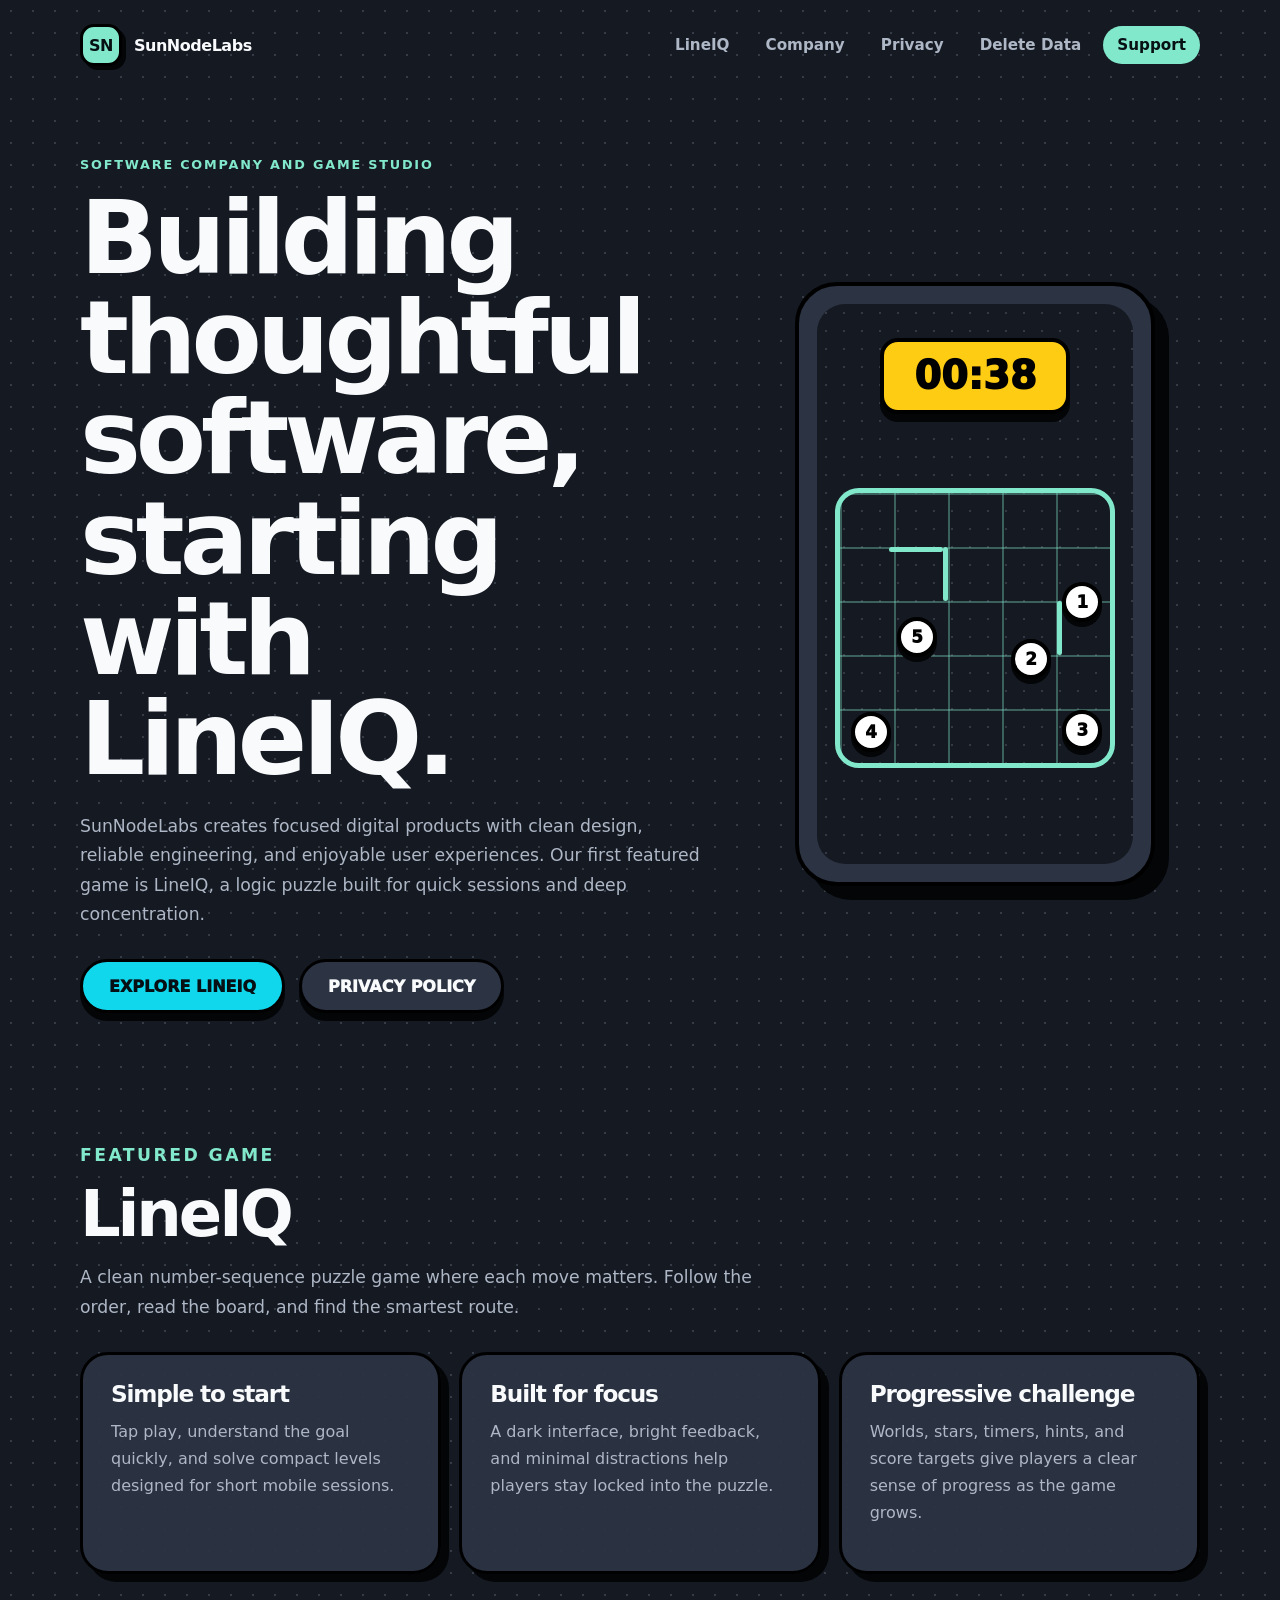
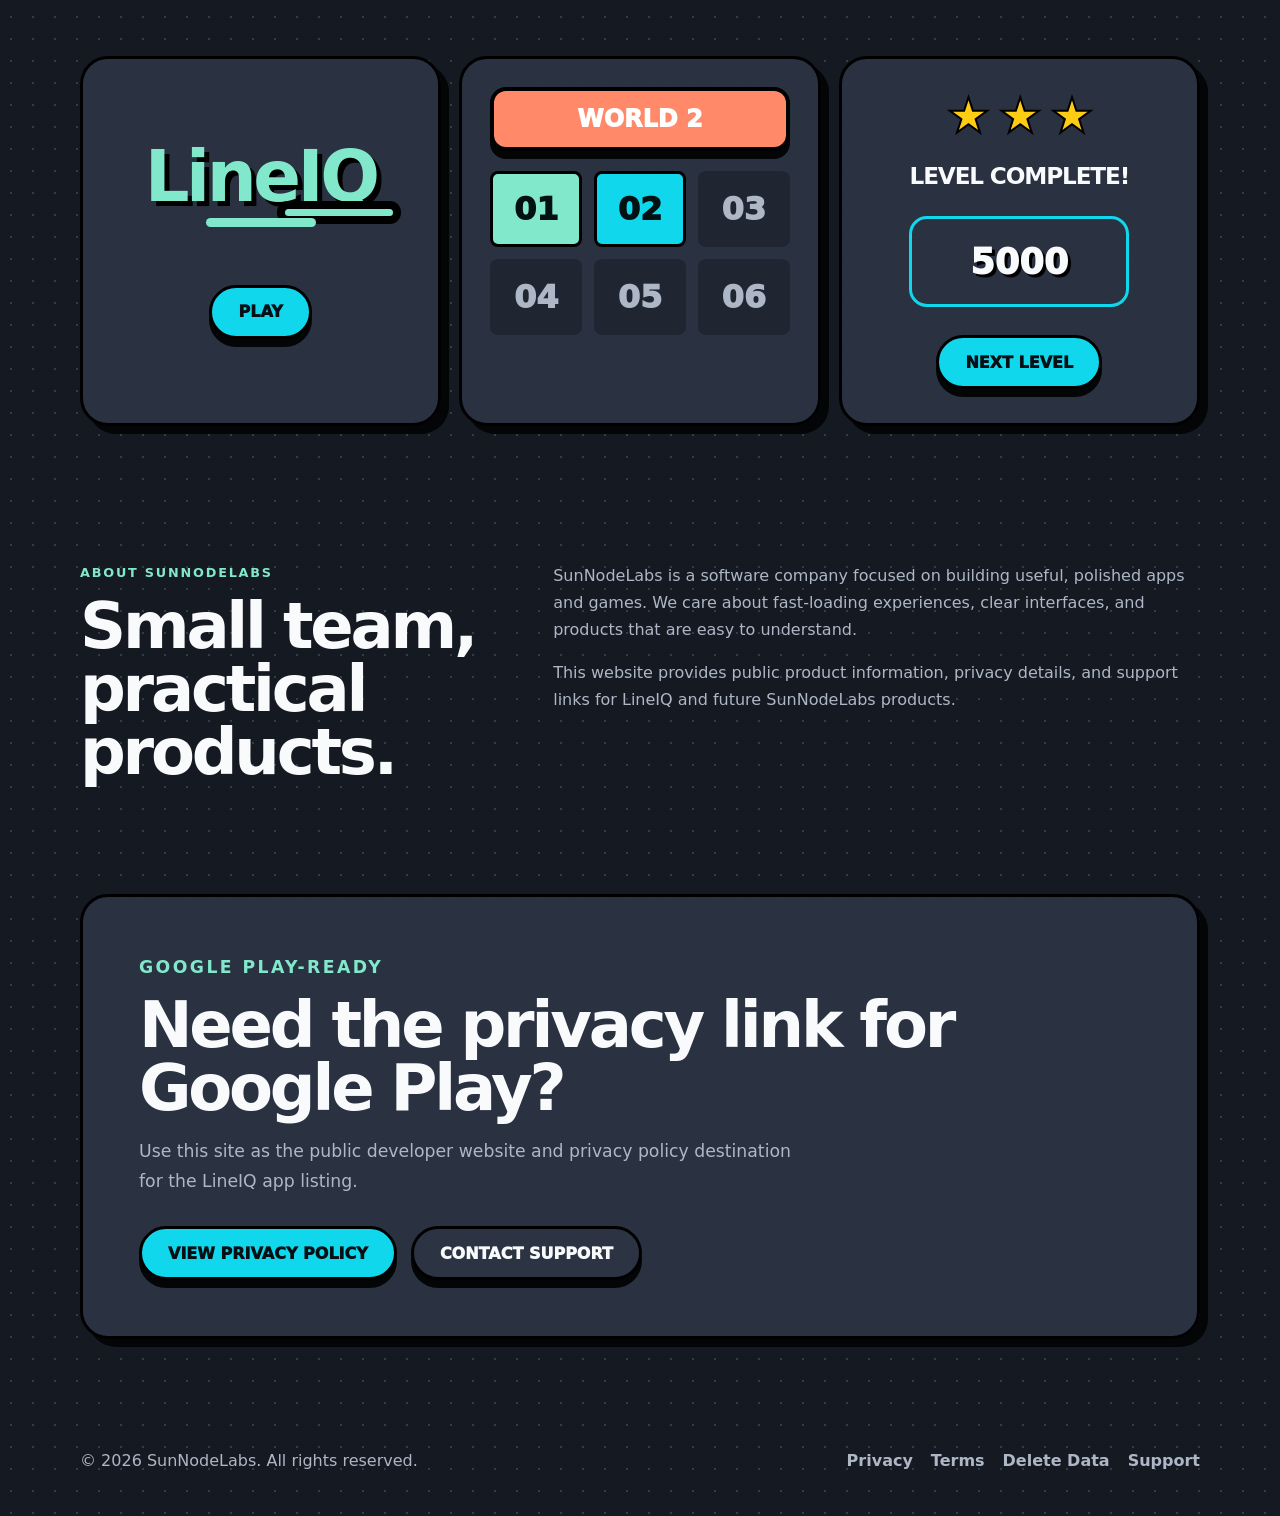
<file: index.html>
<!doctype html>
<html lang="en">
  <head>
    <meta charset="utf-8" />
    <meta name="viewport" content="width=device-width, initial-scale=1" />
    <title>SunNodeLabs | LineIQ</title>
    <meta
      name="description"
      content="SunNodeLabs builds simple, polished software experiences. LineIQ is a mobile logic puzzle game about focus, sequence, and satisfying problem solving."
    />
    <meta property="og:title" content="SunNodeLabs | LineIQ" />
    <meta
      property="og:description"
      content="Meet LineIQ, a clean logic puzzle game from SunNodeLabs."
    />
    <meta property="og:type" content="website" />
    <link rel="stylesheet" href="styles.css" />
  </head>
  <body>
    <header class="site-header">
      <a class="brand" href="index.html" aria-label="SunNodeLabs home">
        <span class="brand-mark">SN</span>
        <span>SunNodeLabs</span>
      </a>
      <nav class="site-nav" aria-label="Primary navigation">
        <a href="#lineiq">LineIQ</a>
        <a href="#company">Company</a>
        <a href="privacy.html">Privacy</a>
        <a href="deletion.html">Delete Data</a>
        <a class="nav-pill" href="support.html">Support</a>
      </nav>
    </header>

    <main>
      <section class="hero">
        <div class="hero-copy">
          <p class="eyebrow">Software company and game studio</p>
          <h1>Building thoughtful software, starting with LineIQ.</h1>
          <p class="hero-text">
            SunNodeLabs creates focused digital products with clean design,
            reliable engineering, and enjoyable user experiences. Our first
            featured game is LineIQ, a logic puzzle built for quick sessions
            and deep concentration.
          </p>
          <div class="hero-actions">
            <a class="button button-primary" href="#lineiq">Explore LineIQ</a>
            <a class="button button-secondary" href="privacy.html">Privacy Policy</a>
          </div>
        </div>

        <div class="phone-card" aria-label="LineIQ game preview">
          <div class="phone-screen">
            <div class="timer">00:38</div>
            <div class="grid-preview">
              <span class="wall wall-a"></span>
              <span class="wall wall-b"></span>
              <span class="wall wall-c"></span>
              <span class="dot dot-1">1</span>
              <span class="dot dot-2">2</span>
              <span class="dot dot-3">3</span>
              <span class="dot dot-4">4</span>
              <span class="dot dot-5">5</span>
            </div>
          </div>
        </div>
      </section>

      <section class="section" id="lineiq">
        <div class="section-heading">
          <p class="eyebrow">Featured game</p>
          <h2>LineIQ</h2>
          <p>
            A clean number-sequence puzzle game where each move matters. Follow
            the order, read the board, and find the smartest route.
          </p>
        </div>

        <div class="feature-grid">
          <article class="feature-card">
            <h3>Simple to start</h3>
            <p>
              Tap play, understand the goal quickly, and solve compact levels
              designed for short mobile sessions.
            </p>
          </article>
          <article class="feature-card">
            <h3>Built for focus</h3>
            <p>
              A dark interface, bright feedback, and minimal distractions help
              players stay locked into the puzzle.
            </p>
          </article>
          <article class="feature-card">
            <h3>Progressive challenge</h3>
            <p>
              Worlds, stars, timers, hints, and score targets give players a
              clear sense of progress as the game grows.
            </p>
          </article>
        </div>
      </section>

      <section class="showcase" aria-label="LineIQ screens">
        <article class="mini-screen home-preview">
          <h3>LineIQ</h3>
          <span class="line-decoration"></span>
          <a class="button button-primary" href="support.html">Play</a>
        </article>
        <article class="mini-screen level-preview">
          <span class="world-label">World 2</span>
          <div class="level-grid">
            <span class="level complete">01</span>
            <span class="level active">02</span>
            <span class="level locked">03</span>
            <span class="level locked">04</span>
            <span class="level locked">05</span>
            <span class="level locked">06</span>
          </div>
        </article>
        <article class="mini-screen result-preview">
          <div class="stars">&#9733; &#9733; &#9733;</div>
          <h3>Level Complete!</h3>
          <div class="score-box">5000</div>
          <a class="button button-primary" href="support.html">Next Level</a>
        </article>
      </section>

      <section class="section split" id="company">
        <div>
          <p class="eyebrow">About SunNodeLabs</p>
          <h2>Small team, practical products.</h2>
        </div>
        <div class="copy-stack">
          <p>
            SunNodeLabs is a software company focused on building useful,
            polished apps and games. We care about fast-loading experiences,
            clear interfaces, and products that are easy to understand.
          </p>
          <p>
            This website provides public product information, privacy details,
            and support links for LineIQ and future SunNodeLabs products.
          </p>
        </div>
      </section>

      <section class="cta">
        <p class="eyebrow">Google Play-ready</p>
        <h2>Need the privacy link for Google Play?</h2>
        <p>
          Use this site as the public developer website and privacy policy
          destination for the LineIQ app listing.
        </p>
        <div class="hero-actions">
          <a class="button button-primary" href="privacy.html">View Privacy Policy</a>
          <a class="button button-secondary" href="support.html">Contact Support</a>
        </div>
      </section>
    </main>

    <footer class="site-footer">
      <p>&copy; <span id="year"></span> SunNodeLabs. All rights reserved.</p>
      <div>
        <a href="privacy.html">Privacy</a>
        <a href="terms.html">Terms</a>
        <a href="deletion.html">Delete Data</a>
        <a href="support.html">Support</a>
      </div>
    </footer>

    <script src="script.js"></script>
  </body>
</html>
</file>
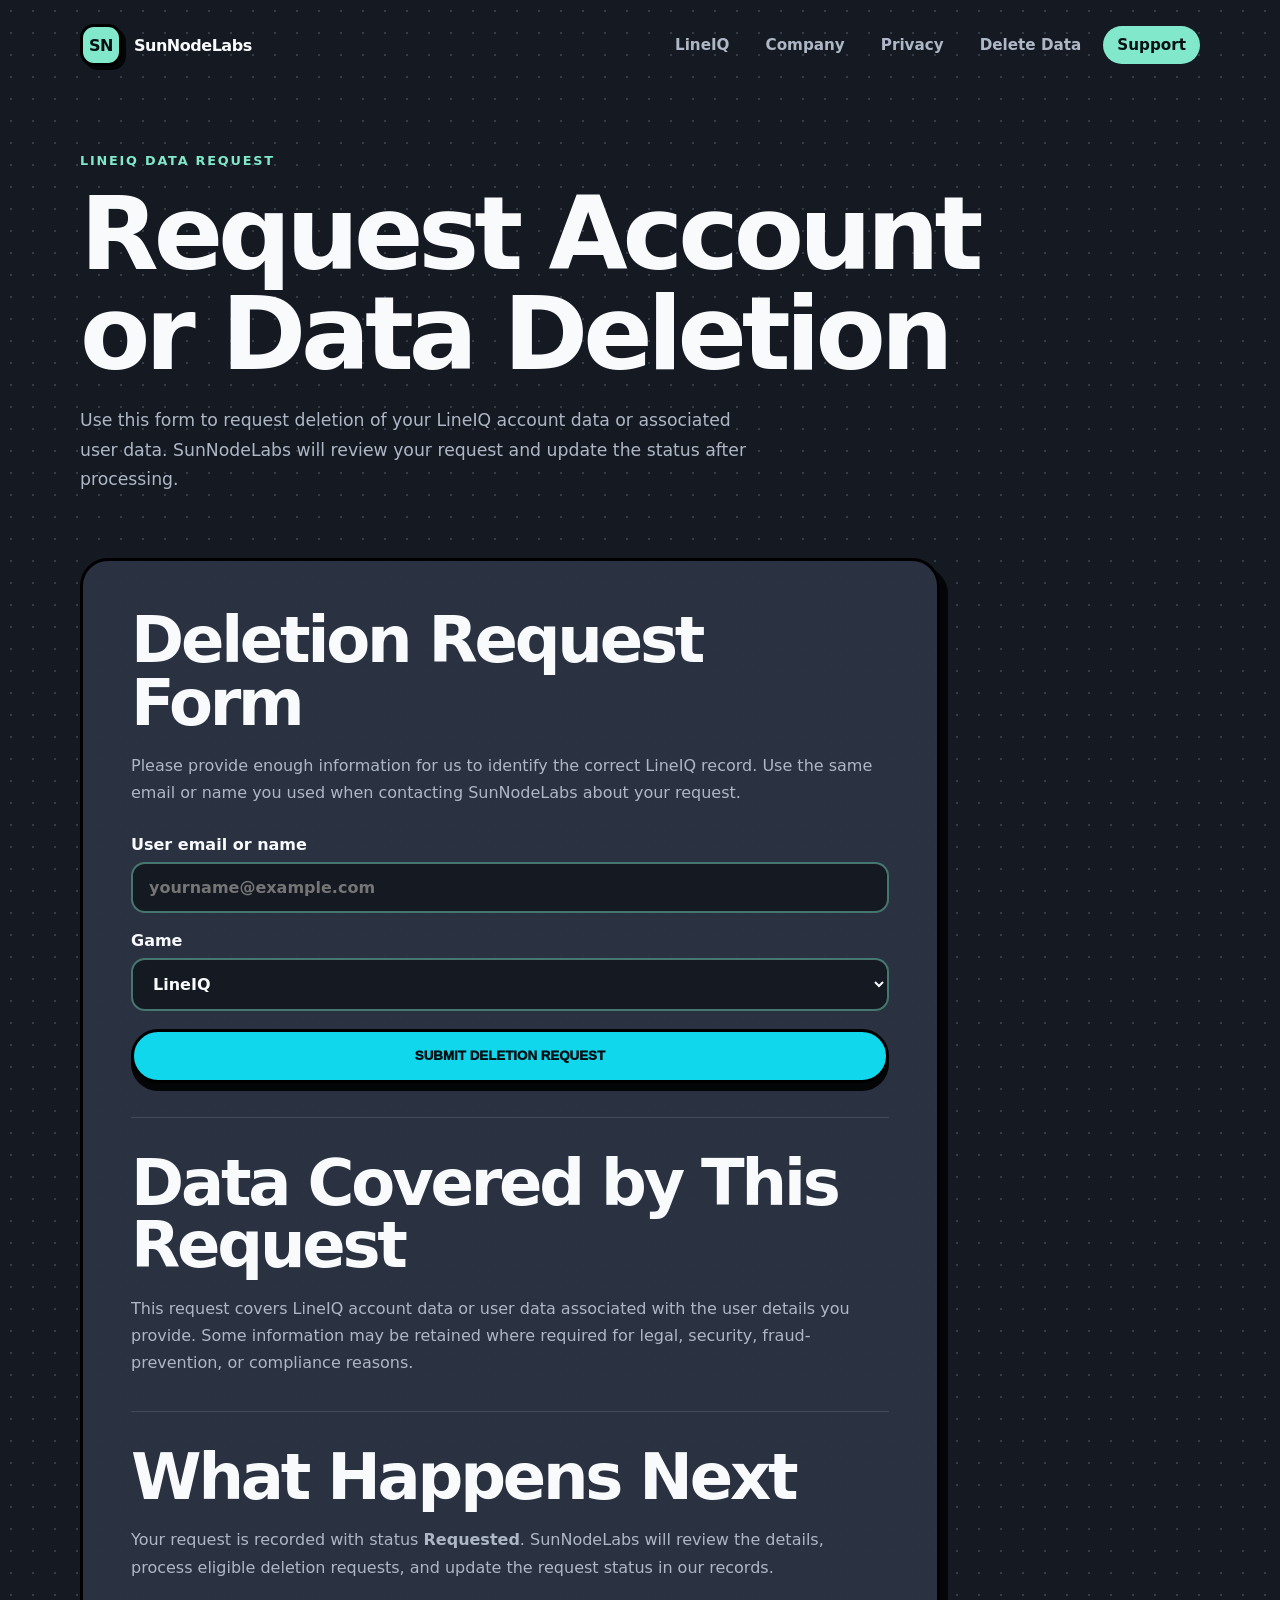
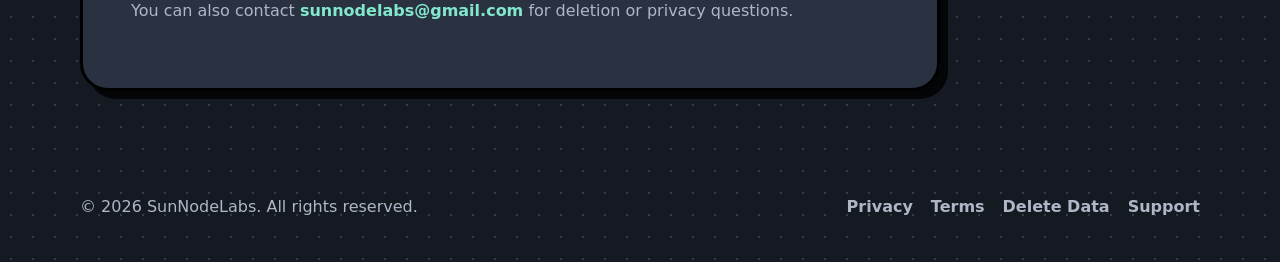
<file: deletion.html>
<!doctype html>
<html lang="en">
  <head>
    <meta charset="utf-8" />
    <meta name="viewport" content="width=device-width, initial-scale=1" />
    <title>Account Deletion | SunNodeLabs</title>
    <meta
      name="description"
      content="Request deletion of LineIQ account or user data from SunNodeLabs."
    />
    <link rel="stylesheet" href="styles.css" />
  </head>
  <body>
    <header class="site-header">
      <a class="brand" href="index.html" aria-label="SunNodeLabs home">
        <span class="brand-mark">SN</span>
        <span>SunNodeLabs</span>
      </a>
      <nav class="site-nav" aria-label="Primary navigation">
        <a href="index.html#lineiq">LineIQ</a>
        <a href="index.html#company">Company</a>
        <a href="privacy.html">Privacy</a>
        <a href="deletion.html">Delete Data</a>
        <a class="nav-pill" href="support.html">Support</a>
      </nav>
    </header>

    <main>
      <section class="page-hero">
        <p class="eyebrow">LineIQ data request</p>
        <h1>Request Account or Data Deletion</h1>
        <p class="hero-text">
          Use this form to request deletion of your LineIQ account data or
          associated user data. SunNodeLabs will review your request and update
          the status after processing.
        </p>
      </section>

      <article class="content-card form-card">
        <section>
          <h2>Deletion Request Form</h2>
          <p>
            Please provide enough information for us to identify the correct
            LineIQ record. Use the same email or name you used when contacting
            SunNodeLabs about your request.
          </p>

          <div class="form-notice" id="deletionConfigNotice" hidden>
            This form is not connected yet. Add your Google Apps Script Web App
            URL in <code>deletion.html</code> before publishing.
          </div>

          <form
            class="request-form"
            id="deletionRequestForm"
            method="post"
            target="deletionSubmitFrame"
            data-endpoint="https://script.google.com/macros/s/AKfycbyh9LyLezHTzGxqstZ9hcXYMcvm24Qs5myI5uelx2K2aJ-DcT-vKjpLU2RGTwcxQLRU/exec"
          >
            <label for="user">
              User email or name
              <input
                id="user"
                name="user"
                type="text"
                autocomplete="email"
                required
                placeholder="yourname@example.com"
              />
            </label>

            <label for="game">
              Game
              <select id="game" name="game" required>
                <option value="LineIQ">LineIQ</option>
              </select>
            </label>

            <input type="hidden" name="status" value="Requested" />
            <button class="button button-primary" type="submit">
              Submit Deletion Request
            </button>
          </form>

          <iframe
            class="hidden-frame"
            name="deletionSubmitFrame"
            title="Deletion request submission"
          ></iframe>

          <p class="form-message" id="deletionFormMessage" role="status"></p>
        </section>

        <section>
          <h2>Data Covered by This Request</h2>
          <p>
            This request covers LineIQ account data or user data associated with
            the user details you provide. Some information may be retained
            where required for legal, security, fraud-prevention, or compliance
            reasons.
          </p>
        </section>

        <section>
          <h2>What Happens Next</h2>
          <p>
            Your request is recorded with status <strong>Requested</strong>.
            SunNodeLabs will review the details, process eligible deletion
            requests, and update the request status in our records.
          </p>
          <p>
            You can also contact
            <a href="mailto:sunnodelabs@gmail.com">sunnodelabs@gmail.com</a>
            for deletion or privacy questions.
          </p>
        </section>
      </article>
    </main>

    <footer class="site-footer">
      <p>&copy; <span id="year"></span> SunNodeLabs. All rights reserved.</p>
      <div>
        <a href="privacy.html">Privacy</a>
        <a href="terms.html">Terms</a>
        <a href="deletion.html">Delete Data</a>
        <a href="support.html">Support</a>
      </div>
    </footer>

    <script src="script.js"></script>
  </body>
</html>
</file>
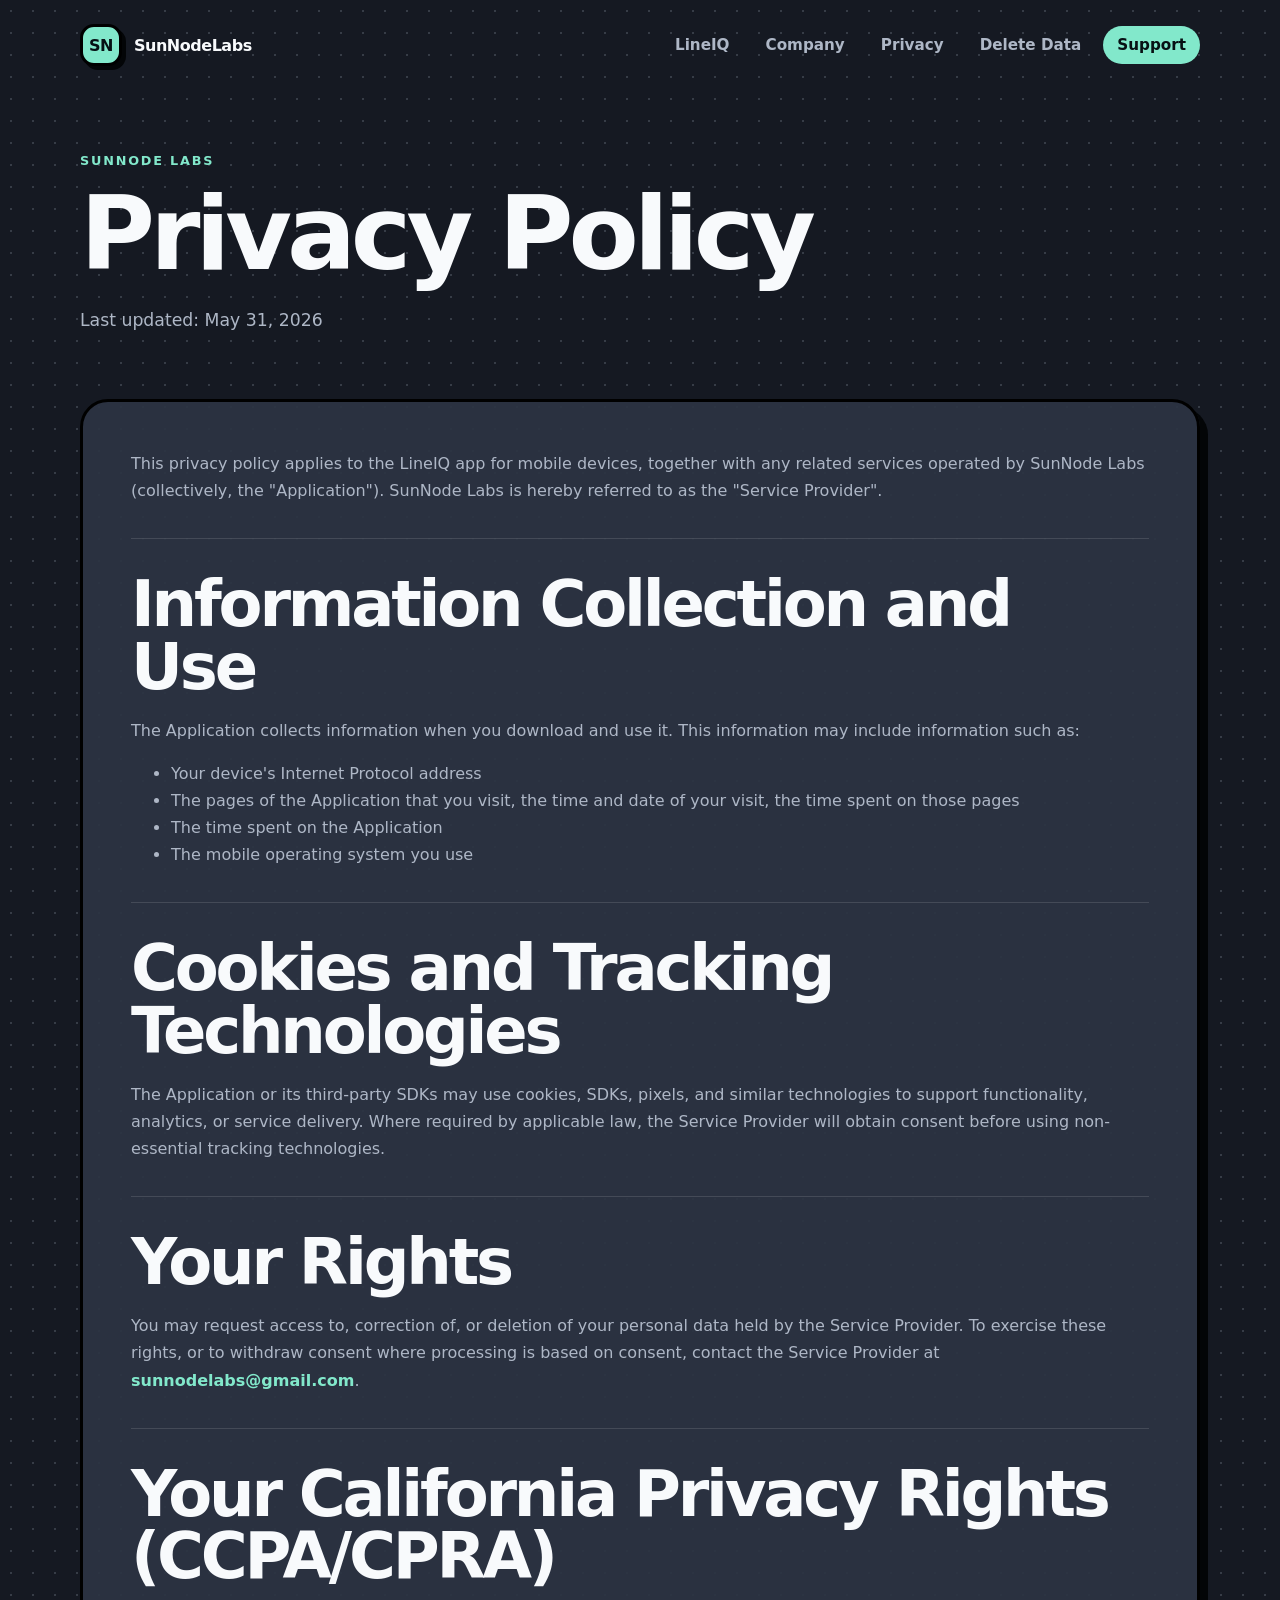
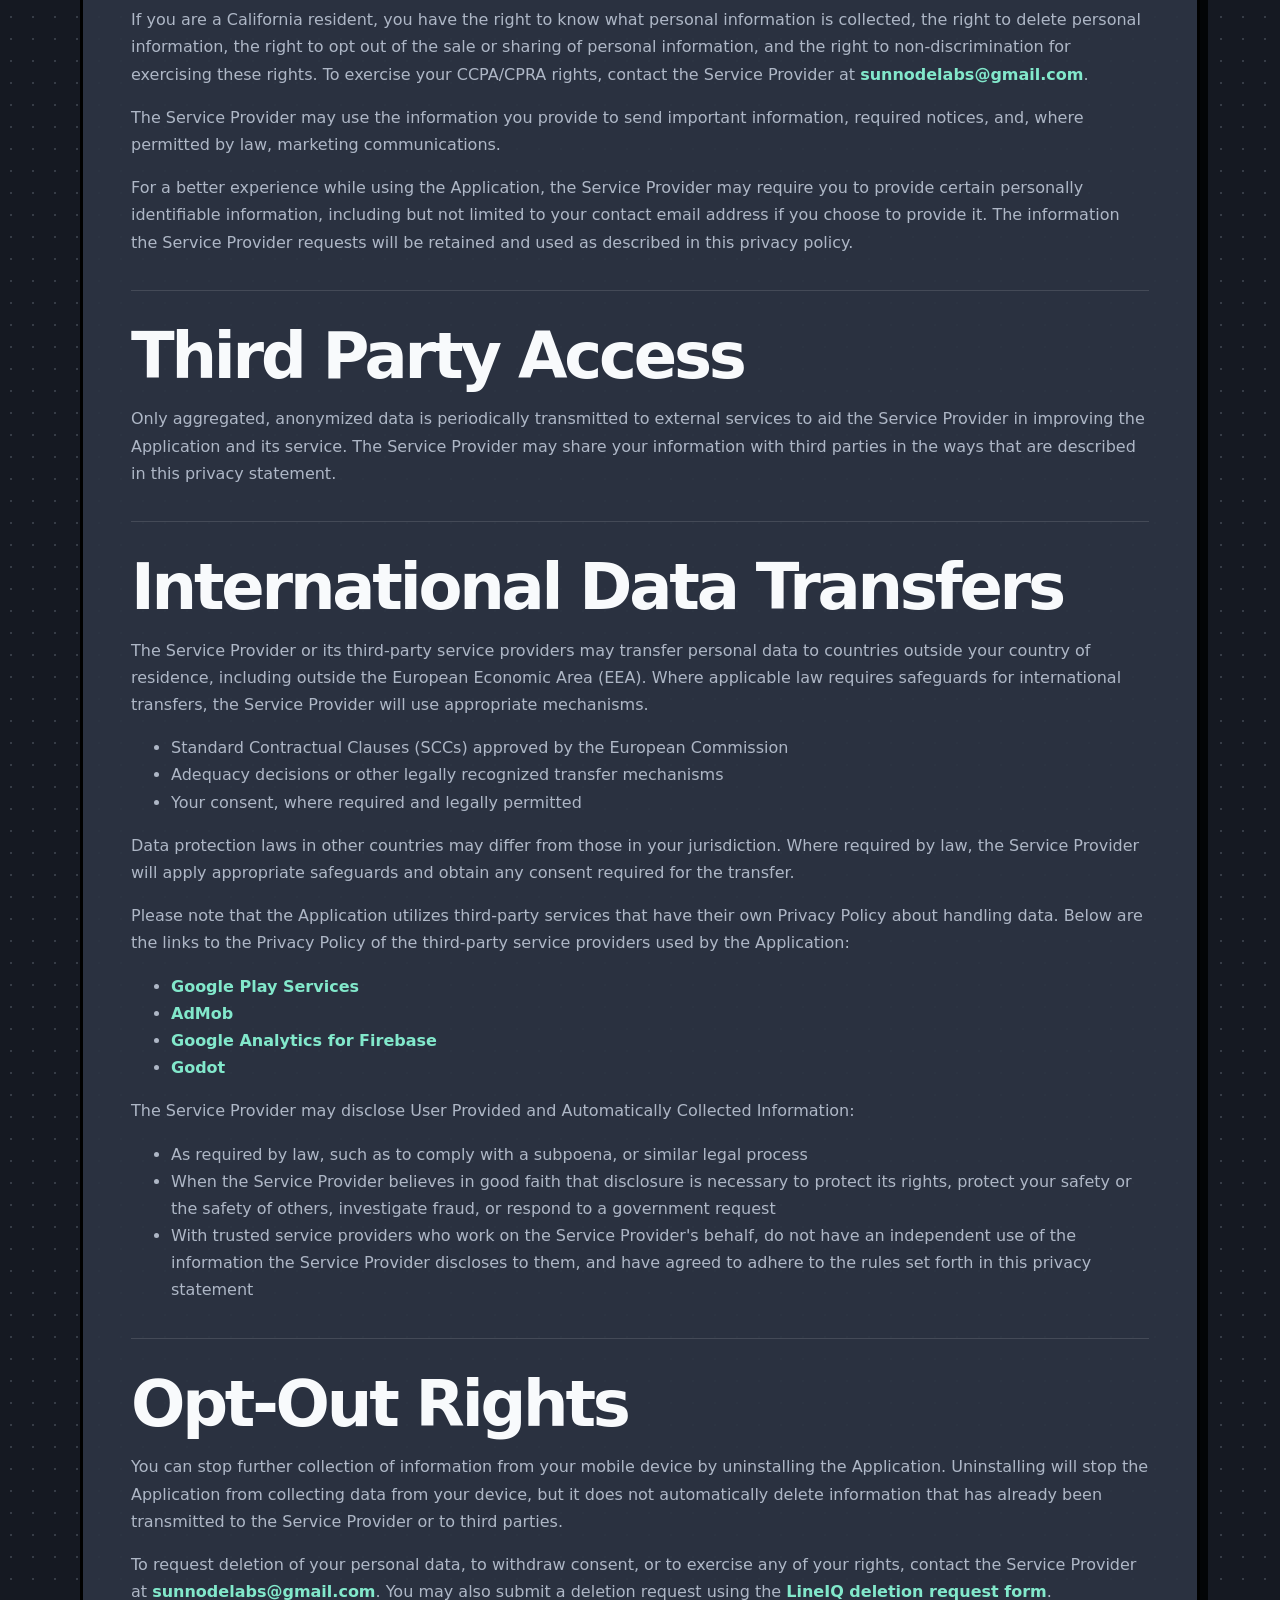
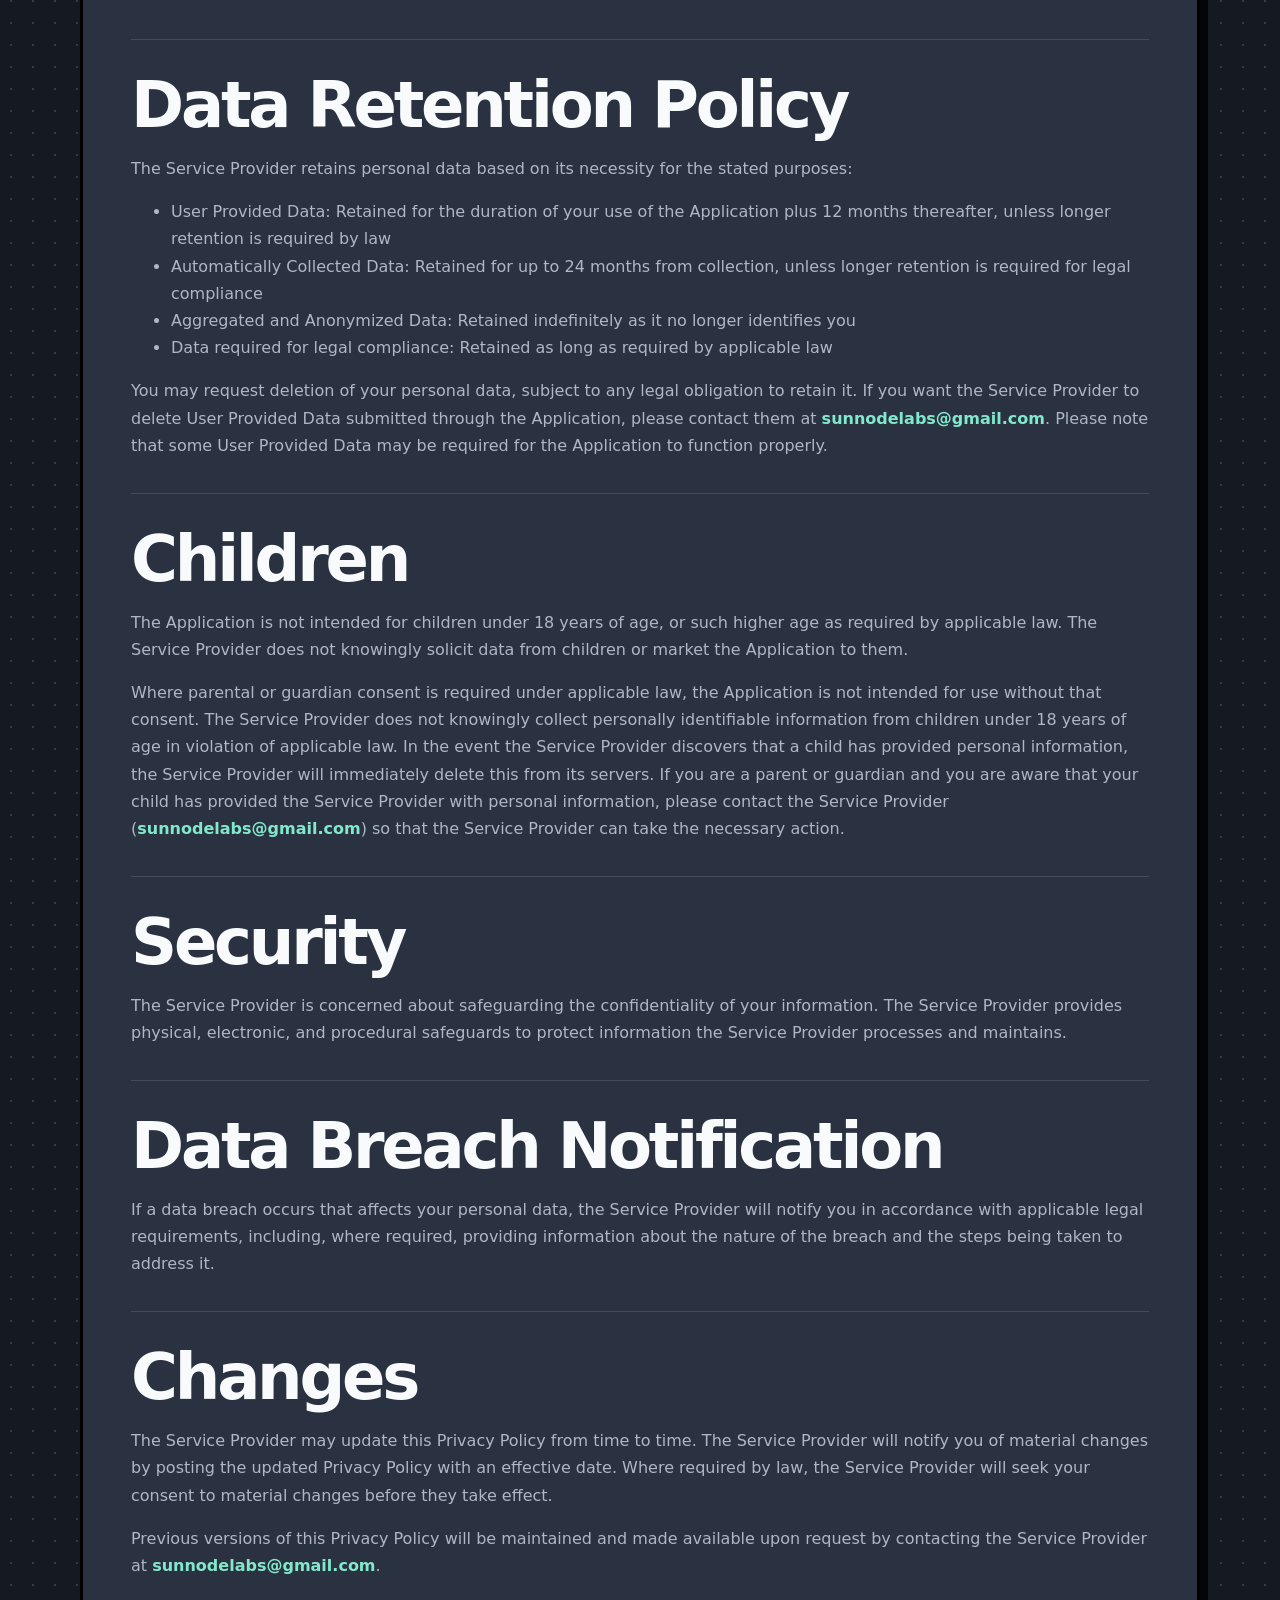
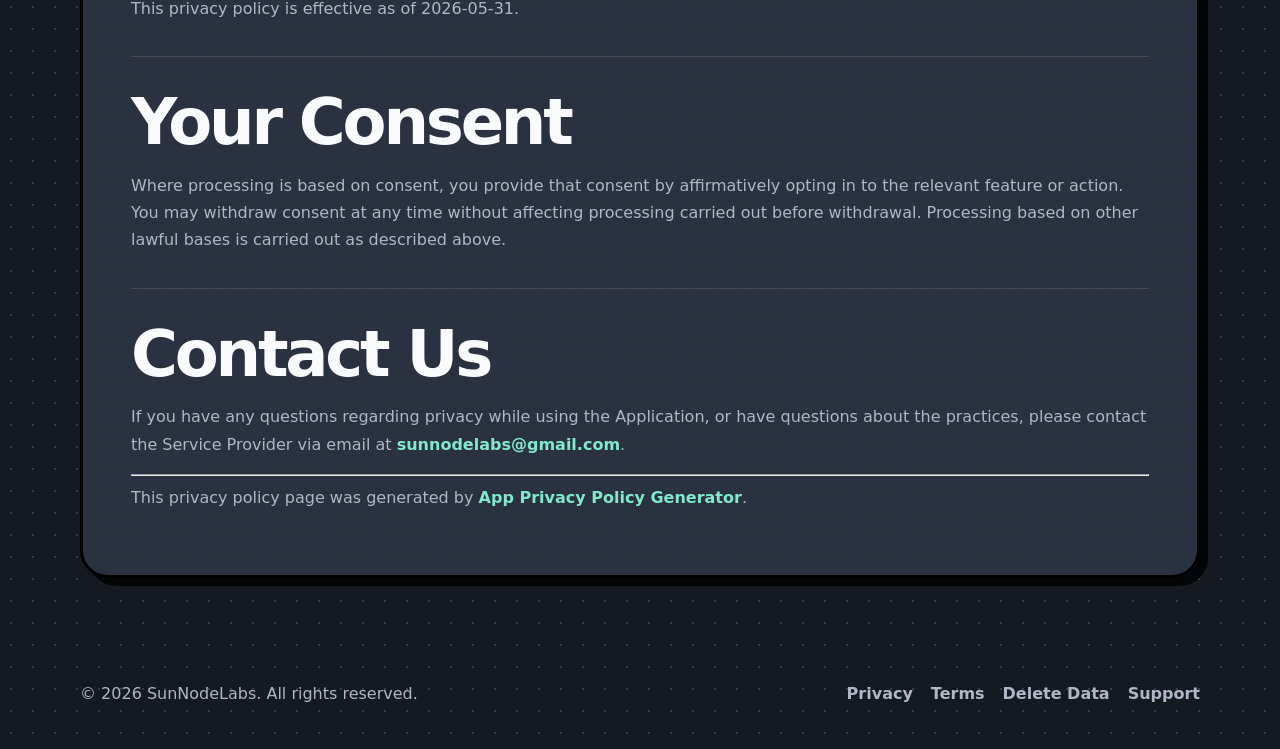
<file: privacy.html>
<!doctype html>
<html lang="en">
  <head>
    <meta charset="utf-8" />
    <meta name="viewport" content="width=device-width, initial-scale=1" />
    <title>Privacy Policy | SunNode Labs</title>
    <meta
      name="description"
      content="Privacy policy for SunNode Labs and the LineIQ mobile game."
    />
    <link rel="stylesheet" href="styles.css" />
  </head>
  <body>
    <header class="site-header">
      <a class="brand" href="index.html" aria-label="SunNodeLabs home">
        <span class="brand-mark">SN</span>
        <span>SunNodeLabs</span>
      </a>
      <nav class="site-nav" aria-label="Primary navigation">
        <a href="index.html#lineiq">LineIQ</a>
        <a href="index.html#company">Company</a>
        <a href="privacy.html">Privacy</a>
        <a href="deletion.html">Delete Data</a>
        <a class="nav-pill" href="support.html">Support</a>
      </nav>
    </header>

    <main>
      <section class="page-hero">
        <p class="eyebrow">SunNode Labs</p>
        <h1>Privacy Policy</h1>
        <p class="hero-text">Last updated: May 31, 2026</p>
      </section>

      <article class="content-card">
        <section>
          <p>
            This privacy policy applies to the LineIQ app for mobile devices,
            together with any related services operated by SunNode Labs
            (collectively, the "Application"). SunNode Labs is hereby referred
            to as the "Service Provider".
          </p>
        </section>

        <section>
          <h2>Information Collection and Use</h2>
          <p>
            The Application collects information when you download and use it.
            This information may include information such as:
          </p>
          <ul>
            <li>Your device's Internet Protocol address</li>
            <li>
              The pages of the Application that you visit, the time and date of
              your visit, the time spent on those pages
            </li>
            <li>The time spent on the Application</li>
            <li>The mobile operating system you use</li>
          </ul>
        </section>

        <section>
          <h2>Cookies and Tracking Technologies</h2>
          <p>
            The Application or its third-party SDKs may use cookies, SDKs,
            pixels, and similar technologies to support functionality,
            analytics, or service delivery. Where required by applicable law,
            the Service Provider will obtain consent before using non-essential
            tracking technologies.
          </p>
        </section>

        <section>
          <h2>Your Rights</h2>
          <p>
            You may request access to, correction of, or deletion of your
            personal data held by the Service Provider. To exercise these
            rights, or to withdraw consent where processing is based on consent,
            contact the Service Provider at
            <a href="mailto:sunnodelabs@gmail.com">sunnodelabs@gmail.com</a>.
          </p>
        </section>

        <section>
          <h2>Your California Privacy Rights (CCPA/CPRA)</h2>
          <p>
            If you are a California resident, you have the right to know what
            personal information is collected, the right to delete personal
            information, the right to opt out of the sale or sharing of personal
            information, and the right to non-discrimination for exercising
            these rights. To exercise your CCPA/CPRA rights, contact the Service
            Provider at
            <a href="mailto:sunnodelabs@gmail.com">sunnodelabs@gmail.com</a>.
          </p>
          <p>
            The Service Provider may use the information you provide to send
            important information, required notices, and, where permitted by law,
            marketing communications.
          </p>
          <p>
            For a better experience while using the Application, the Service
            Provider may require you to provide certain personally identifiable
            information, including but not limited to your contact email address
            if you choose to provide it. The information the Service Provider
            requests will be retained and used as described in this privacy
            policy.
          </p>
        </section>

        <section>
          <h2>Third Party Access</h2>
          <p>
            Only aggregated, anonymized data is periodically transmitted to
            external services to aid the Service Provider in improving the
            Application and its service. The Service Provider may share your
            information with third parties in the ways that are described in
            this privacy statement.
          </p>
        </section>

        <section>
          <h2>International Data Transfers</h2>
          <p>
            The Service Provider or its third-party service providers may
            transfer personal data to countries outside your country of
            residence, including outside the European Economic Area (EEA). Where
            applicable law requires safeguards for international transfers, the
            Service Provider will use appropriate mechanisms.
          </p>
          <ul>
            <li>
              Standard Contractual Clauses (SCCs) approved by the European
              Commission
            </li>
            <li>
              Adequacy decisions or other legally recognized transfer mechanisms
            </li>
            <li>Your consent, where required and legally permitted</li>
          </ul>
          <p>
            Data protection laws in other countries may differ from those in
            your jurisdiction. Where required by law, the Service Provider will
            apply appropriate safeguards and obtain any consent required for the
            transfer.
          </p>
          <p>
            Please note that the Application utilizes third-party services that
            have their own Privacy Policy about handling data. Below are the
            links to the Privacy Policy of the third-party service providers
            used by the Application:
          </p>
          <ul>
            <li>
              <a href="https://www.google.com/policies/privacy/"
                >Google Play Services</a
              >
            </li>
            <li>
              <a href="https://policies.google.com/technologies/partner-sites"
                >AdMob</a
              >
            </li>
            <li>
              <a href="https://firebase.google.com/support/privacy"
                >Google Analytics for Firebase</a
              >
            </li>
            <li>
              <a href="https://godotengine.org/privacy-policy">Godot</a>
            </li>
          </ul>
          <p>
            The Service Provider may disclose User Provided and Automatically
            Collected Information:
          </p>
          <ul>
            <li>
              As required by law, such as to comply with a subpoena, or similar
              legal process
            </li>
            <li>
              When the Service Provider believes in good faith that disclosure
              is necessary to protect its rights, protect your safety or the
              safety of others, investigate fraud, or respond to a government
              request
            </li>
            <li>
              With trusted service providers who work on the Service Provider's
              behalf, do not have an independent use of the information the
              Service Provider discloses to them, and have agreed to adhere to
              the rules set forth in this privacy statement
            </li>
          </ul>
        </section>

        <section>
          <h2>Opt-Out Rights</h2>
          <p>
            You can stop further collection of information from your mobile
            device by uninstalling the Application. Uninstalling will stop the
            Application from collecting data from your device, but it does not
            automatically delete information that has already been transmitted
            to the Service Provider or to third parties.
          </p>
          <p>
            To request deletion of your personal data, to withdraw consent, or
            to exercise any of your rights, contact the Service Provider at
            <a href="mailto:sunnodelabs@gmail.com">sunnodelabs@gmail.com</a>.
            You may also submit a deletion request using the
            <a href="deletion.html">LineIQ deletion request form</a>.
          </p>
        </section>

        <section>
          <h2>Data Retention Policy</h2>
          <p>
            The Service Provider retains personal data based on its necessity
            for the stated purposes:
          </p>
          <ul>
            <li>
              User Provided Data: Retained for the duration of your use of the
              Application plus 12 months thereafter, unless longer retention is
              required by law
            </li>
            <li>
              Automatically Collected Data: Retained for up to 24 months from
              collection, unless longer retention is required for legal
              compliance
            </li>
            <li>
              Aggregated and Anonymized Data: Retained indefinitely as it no
              longer identifies you
            </li>
            <li>
              Data required for legal compliance: Retained as long as required
              by applicable law
            </li>
          </ul>
          <p>
            You may request deletion of your personal data, subject to any legal
            obligation to retain it. If you want the Service Provider to delete
            User Provided Data submitted through the Application, please contact
            them at
            <a href="mailto:sunnodelabs@gmail.com">sunnodelabs@gmail.com</a>.
            Please note that some User Provided Data may be required for the
            Application to function properly.
          </p>
        </section>

        <section>
          <h2>Children</h2>
          <p>
            The Application is not intended for children under 18 years of age,
            or such higher age as required by applicable law. The Service
            Provider does not knowingly solicit data from children or market the
            Application to them.
          </p>
          <p>
            Where parental or guardian consent is required under applicable law,
            the Application is not intended for use without that consent. The
            Service Provider does not knowingly collect personally identifiable
            information from children under 18 years of age in violation of
            applicable law. In the event the Service Provider discovers that a
            child has provided personal information, the Service Provider will
            immediately delete this from its servers. If you are a parent or
            guardian and you are aware that your child has provided the Service
            Provider with personal information, please contact the Service
            Provider
            (<a href="mailto:sunnodelabs@gmail.com">sunnodelabs@gmail.com</a>)
            so that the Service Provider can take the necessary action.
          </p>
        </section>

        <section>
          <h2>Security</h2>
          <p>
            The Service Provider is concerned about safeguarding the
            confidentiality of your information. The Service Provider provides
            physical, electronic, and procedural safeguards to protect
            information the Service Provider processes and maintains.
          </p>
        </section>

        <section>
          <h2>Data Breach Notification</h2>
          <p>
            If a data breach occurs that affects your personal data, the Service
            Provider will notify you in accordance with applicable legal
            requirements, including, where required, providing information about
            the nature of the breach and the steps being taken to address it.
          </p>
        </section>

        <section>
          <h2>Changes</h2>
          <p>
            The Service Provider may update this Privacy Policy from time to
            time. The Service Provider will notify you of material changes by
            posting the updated Privacy Policy with an effective date. Where
            required by law, the Service Provider will seek your consent to
            material changes before they take effect.
          </p>
          <p>
            Previous versions of this Privacy Policy will be maintained and made
            available upon request by contacting the Service Provider at
            <a href="mailto:sunnodelabs@gmail.com">sunnodelabs@gmail.com</a>.
          </p>
          <p>This privacy policy is effective as of 2026-05-31.</p>
        </section>

        <section>
          <h2>Your Consent</h2>
          <p>
            Where processing is based on consent, you provide that consent by
            affirmatively opting in to the relevant feature or action. You may
            withdraw consent at any time without affecting processing carried
            out before withdrawal. Processing based on other lawful bases is
            carried out as described above.
          </p>
        </section>

        <section>
          <h2>Contact Us</h2>
          <p>
            If you have any questions regarding privacy while using the
            Application, or have questions about the practices, please contact
            the Service Provider via email at
            <a href="mailto:sunnodelabs@gmail.com">sunnodelabs@gmail.com</a>.
          </p>
          <hr />
          <p>
            This privacy policy page was generated by
            <a href="https://app-privacy-policy-generator.nisrulz.com/"
              >App Privacy Policy Generator</a
            >.
          </p>
        </section>
      </article>
    </main>

    <footer class="site-footer">
      <p>&copy; <span id="year"></span> SunNodeLabs. All rights reserved.</p>
      <div>
        <a href="privacy.html">Privacy</a>
        <a href="terms.html">Terms</a>
        <a href="deletion.html">Delete Data</a>
        <a href="support.html">Support</a>
      </div>
    </footer>

    <script src="script.js"></script>
  </body>
</html>
</file>
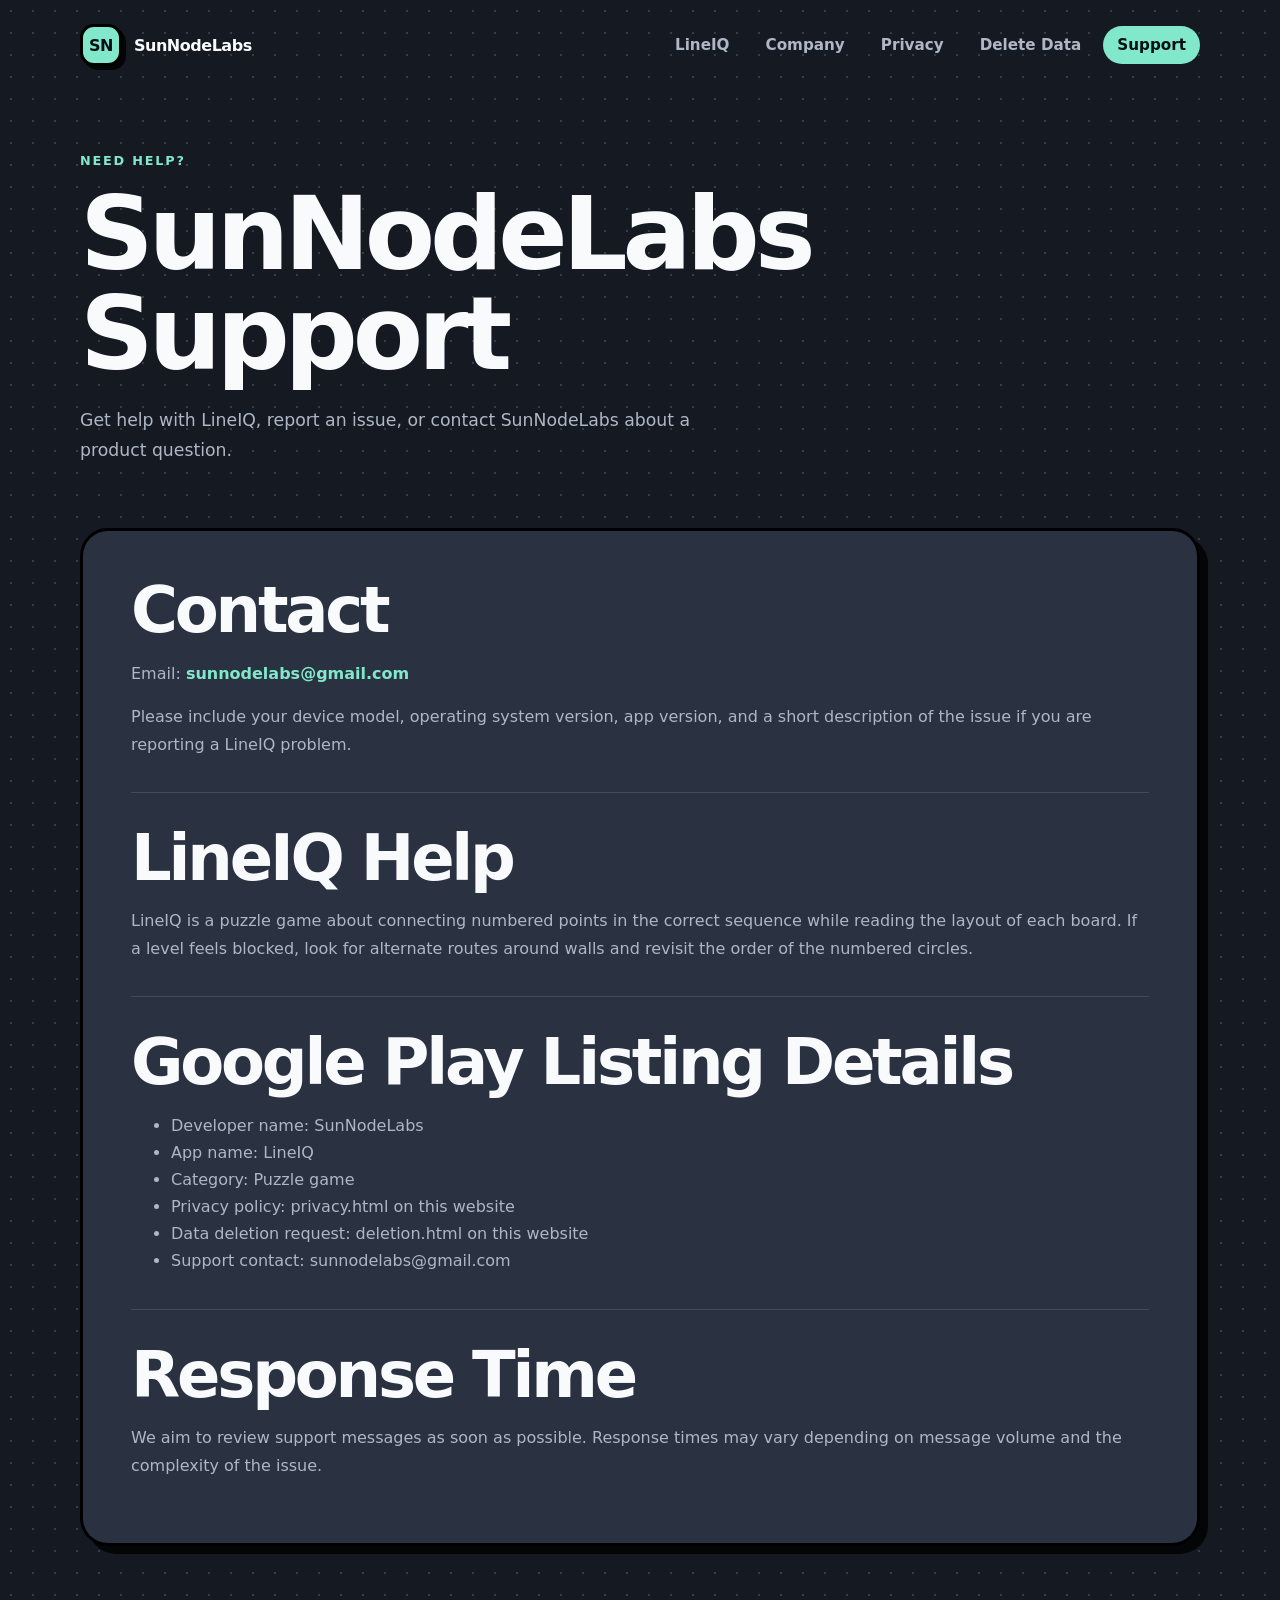
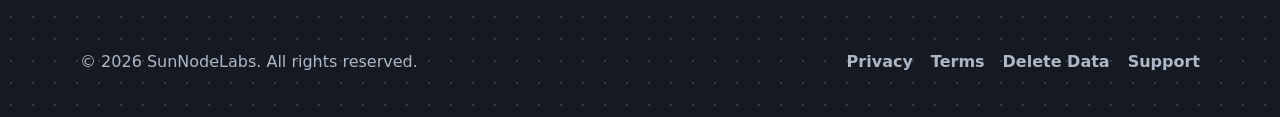
<file: support.html>
<!doctype html>
<html lang="en">
  <head>
    <meta charset="utf-8" />
    <meta name="viewport" content="width=device-width, initial-scale=1" />
    <title>Support | SunNodeLabs</title>
    <meta
      name="description"
      content="Contact SunNodeLabs support for LineIQ and other products."
    />
    <link rel="stylesheet" href="styles.css" />
  </head>
  <body>
    <header class="site-header">
      <a class="brand" href="index.html" aria-label="SunNodeLabs home">
        <span class="brand-mark">SN</span>
        <span>SunNodeLabs</span>
      </a>
      <nav class="site-nav" aria-label="Primary navigation">
        <a href="index.html#lineiq">LineIQ</a>
        <a href="index.html#company">Company</a>
        <a href="privacy.html">Privacy</a>
        <a href="deletion.html">Delete Data</a>
        <a class="nav-pill" href="support.html">Support</a>
      </nav>
    </header>

    <main>
      <section class="page-hero">
        <p class="eyebrow">Need help?</p>
        <h1>SunNodeLabs Support</h1>
        <p class="hero-text">
          Get help with LineIQ, report an issue, or contact SunNodeLabs about a
          product question.
        </p>
      </section>

      <article class="content-card">
        <section>
          <h2>Contact</h2>
          <p>
            Email:
            <a href="mailto:sunnodelabs@gmail.com">sunnodelabs@gmail.com</a>
          </p>
          <p>
            Please include your device model, operating system version, app
            version, and a short description of the issue if you are reporting a
            LineIQ problem.
          </p>
        </section>

        <section>
          <h2>LineIQ Help</h2>
          <p>
            LineIQ is a puzzle game about connecting numbered points in the
            correct sequence while reading the layout of each board. If a level
            feels blocked, look for alternate routes around walls and revisit
            the order of the numbered circles.
          </p>
        </section>

        <section>
          <h2>Google Play Listing Details</h2>
          <ul>
            <li>Developer name: SunNodeLabs</li>
            <li>App name: LineIQ</li>
            <li>Category: Puzzle game</li>
            <li>Privacy policy: privacy.html on this website</li>
            <li>Data deletion request: deletion.html on this website</li>
            <li>Support contact: sunnodelabs@gmail.com</li>
          </ul>
        </section>

        <section>
          <h2>Response Time</h2>
          <p>
            We aim to review support messages as soon as possible. Response
            times may vary depending on message volume and the complexity of the
            issue.
          </p>
        </section>
      </article>
    </main>

    <footer class="site-footer">
      <p>&copy; <span id="year"></span> SunNodeLabs. All rights reserved.</p>
      <div>
        <a href="privacy.html">Privacy</a>
        <a href="terms.html">Terms</a>
        <a href="deletion.html">Delete Data</a>
        <a href="support.html">Support</a>
      </div>
    </footer>

    <script src="script.js"></script>
  </body>
</html>
</file>
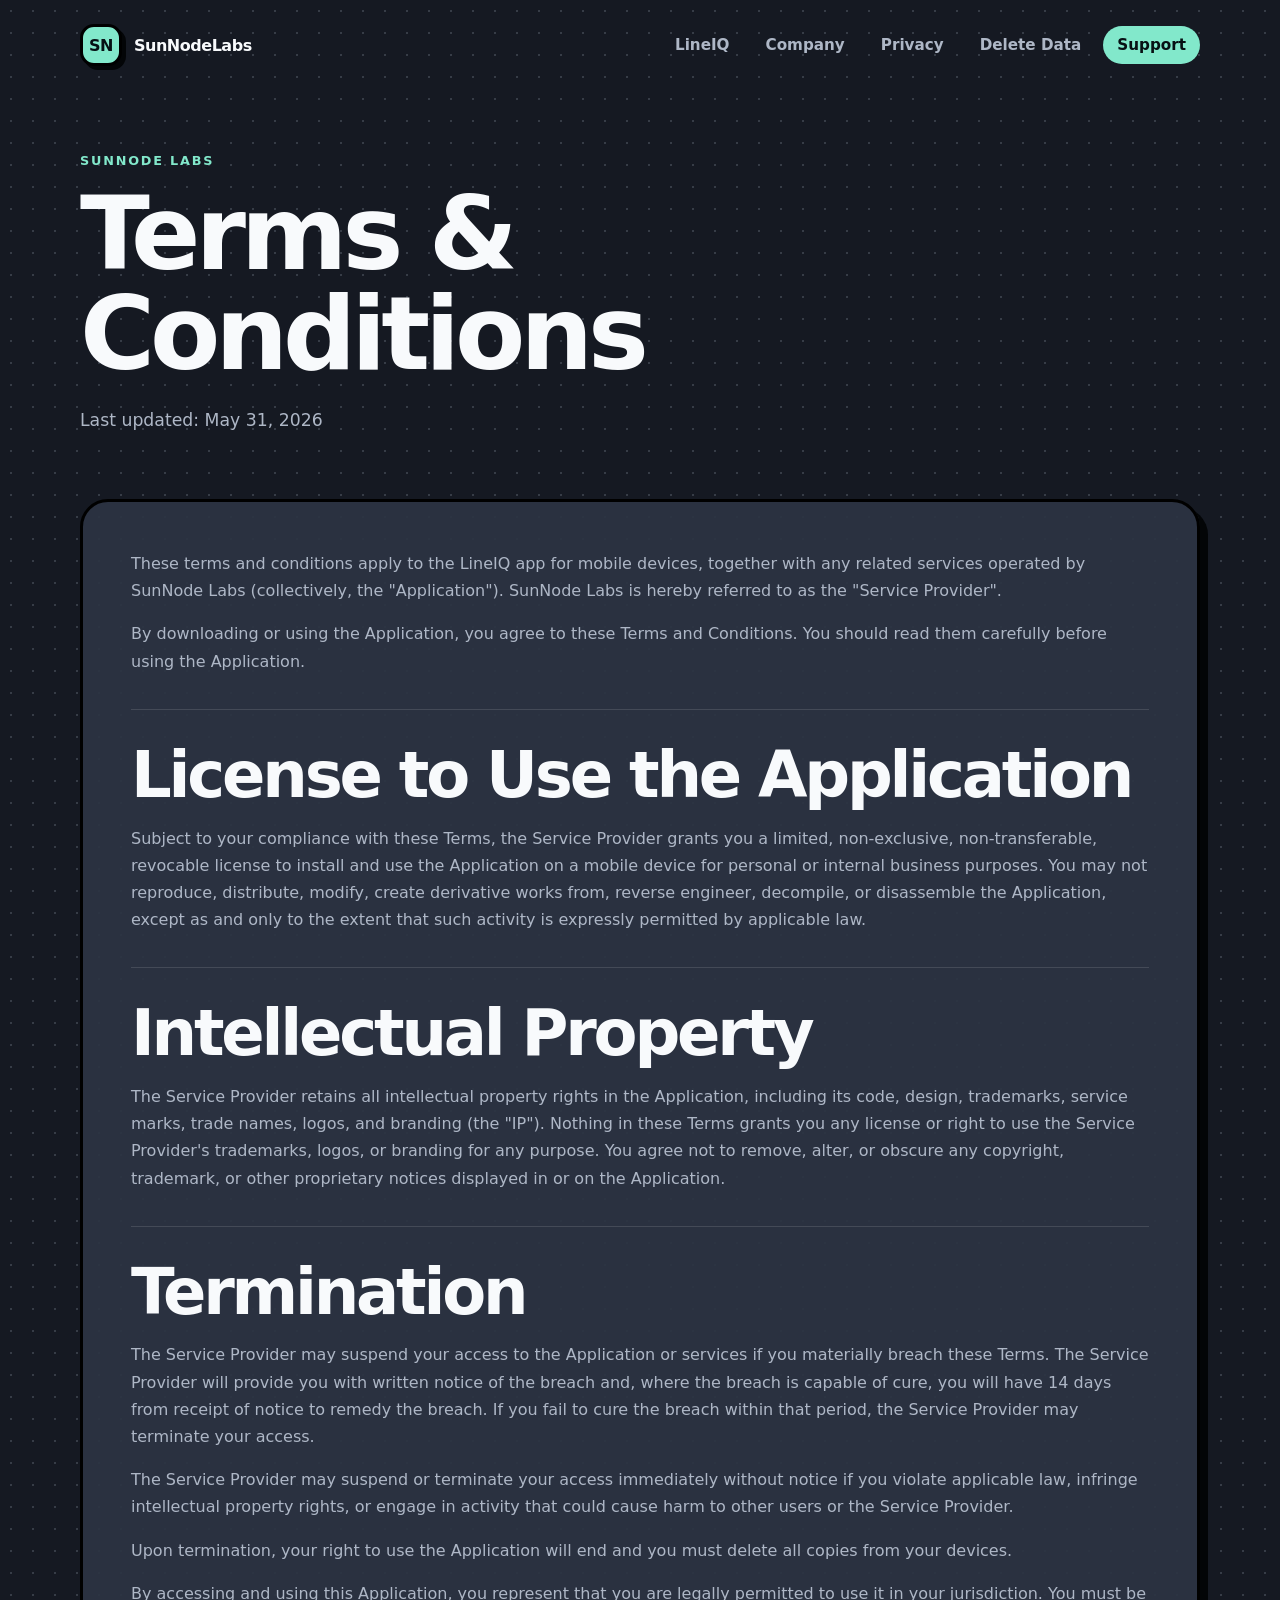
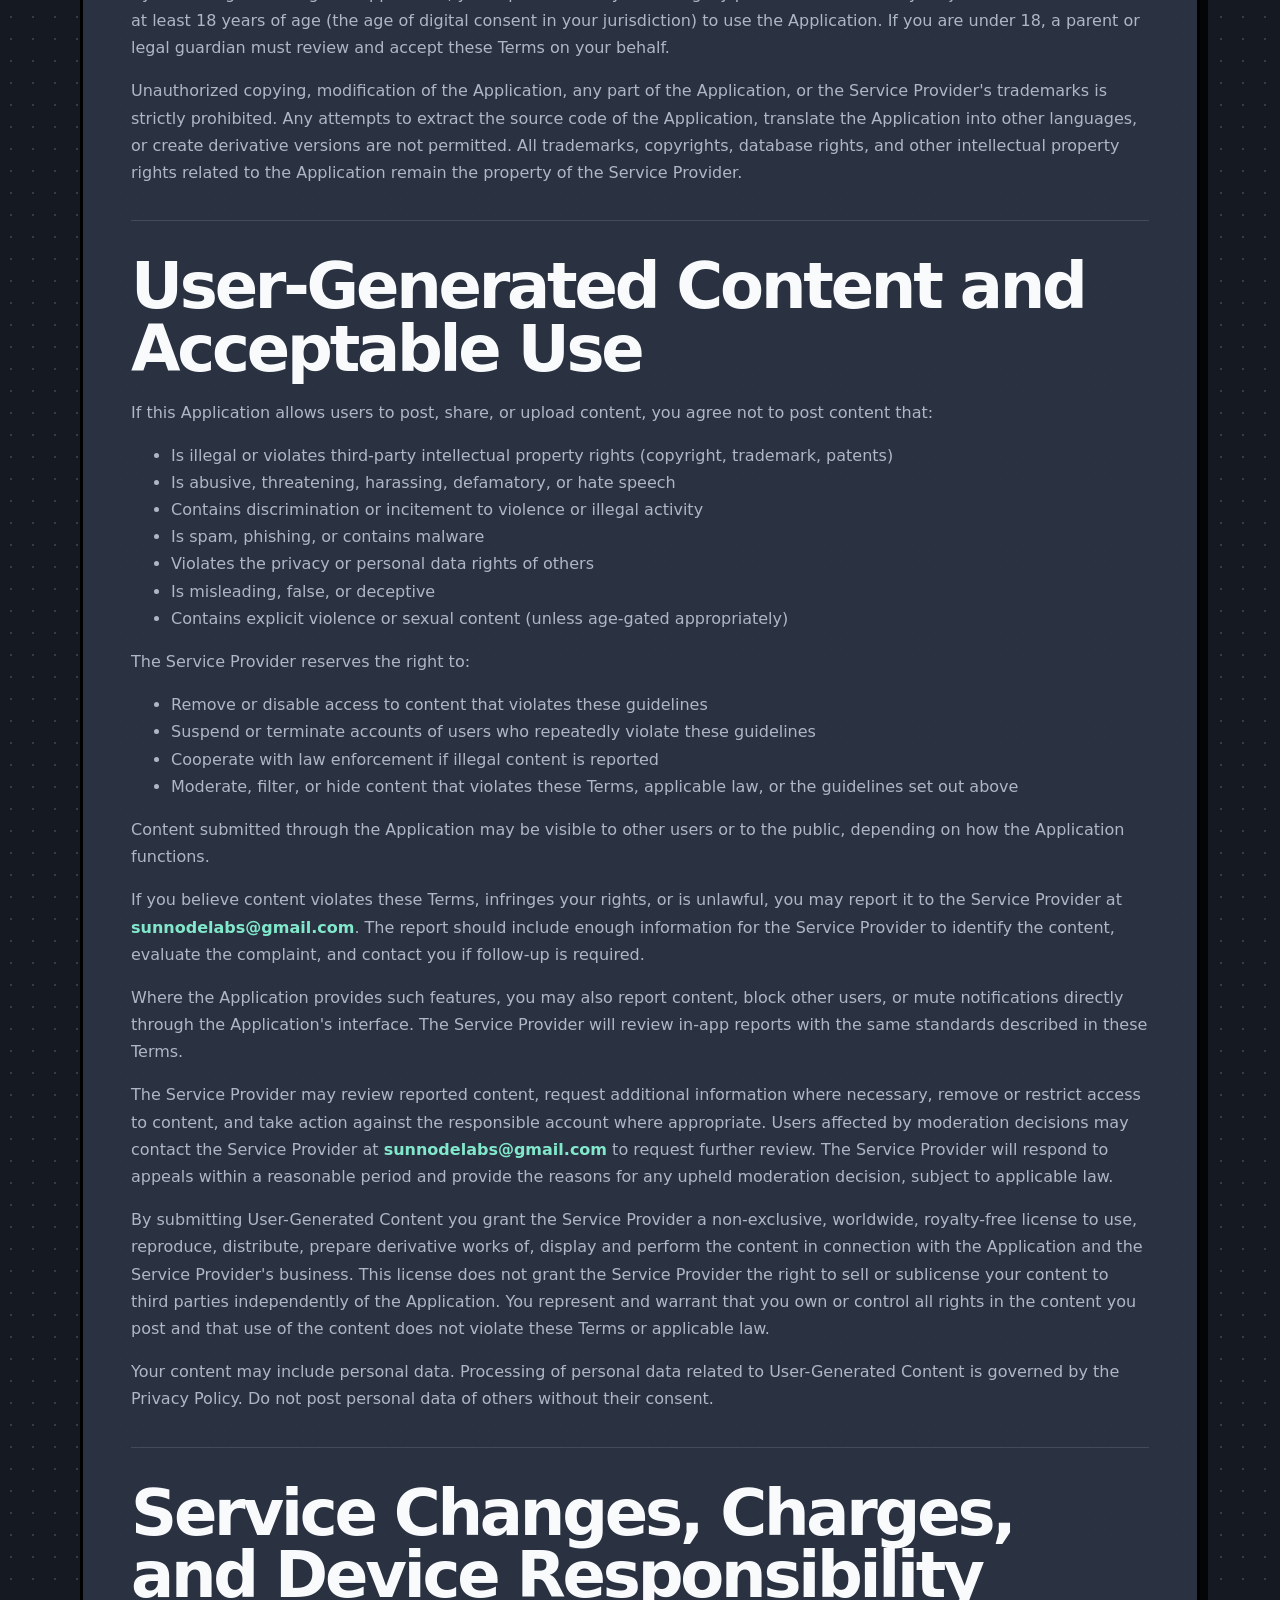
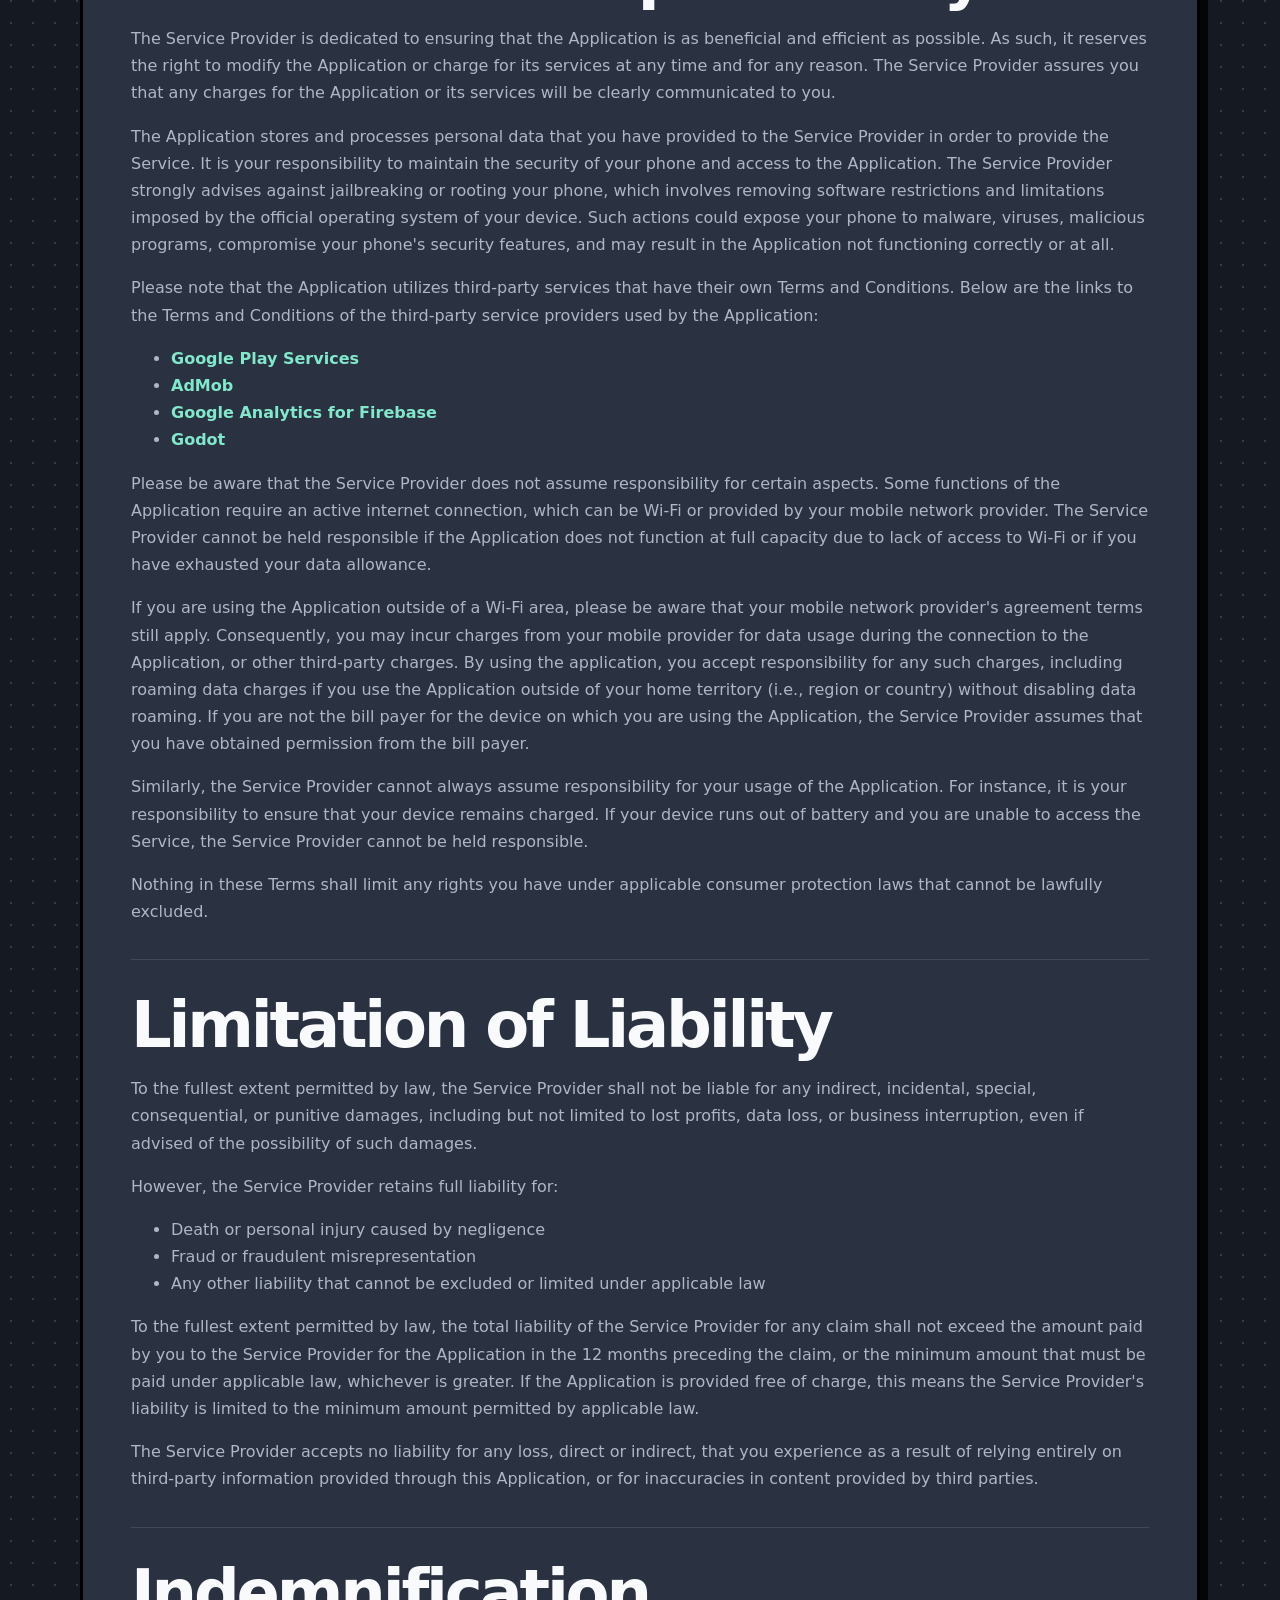
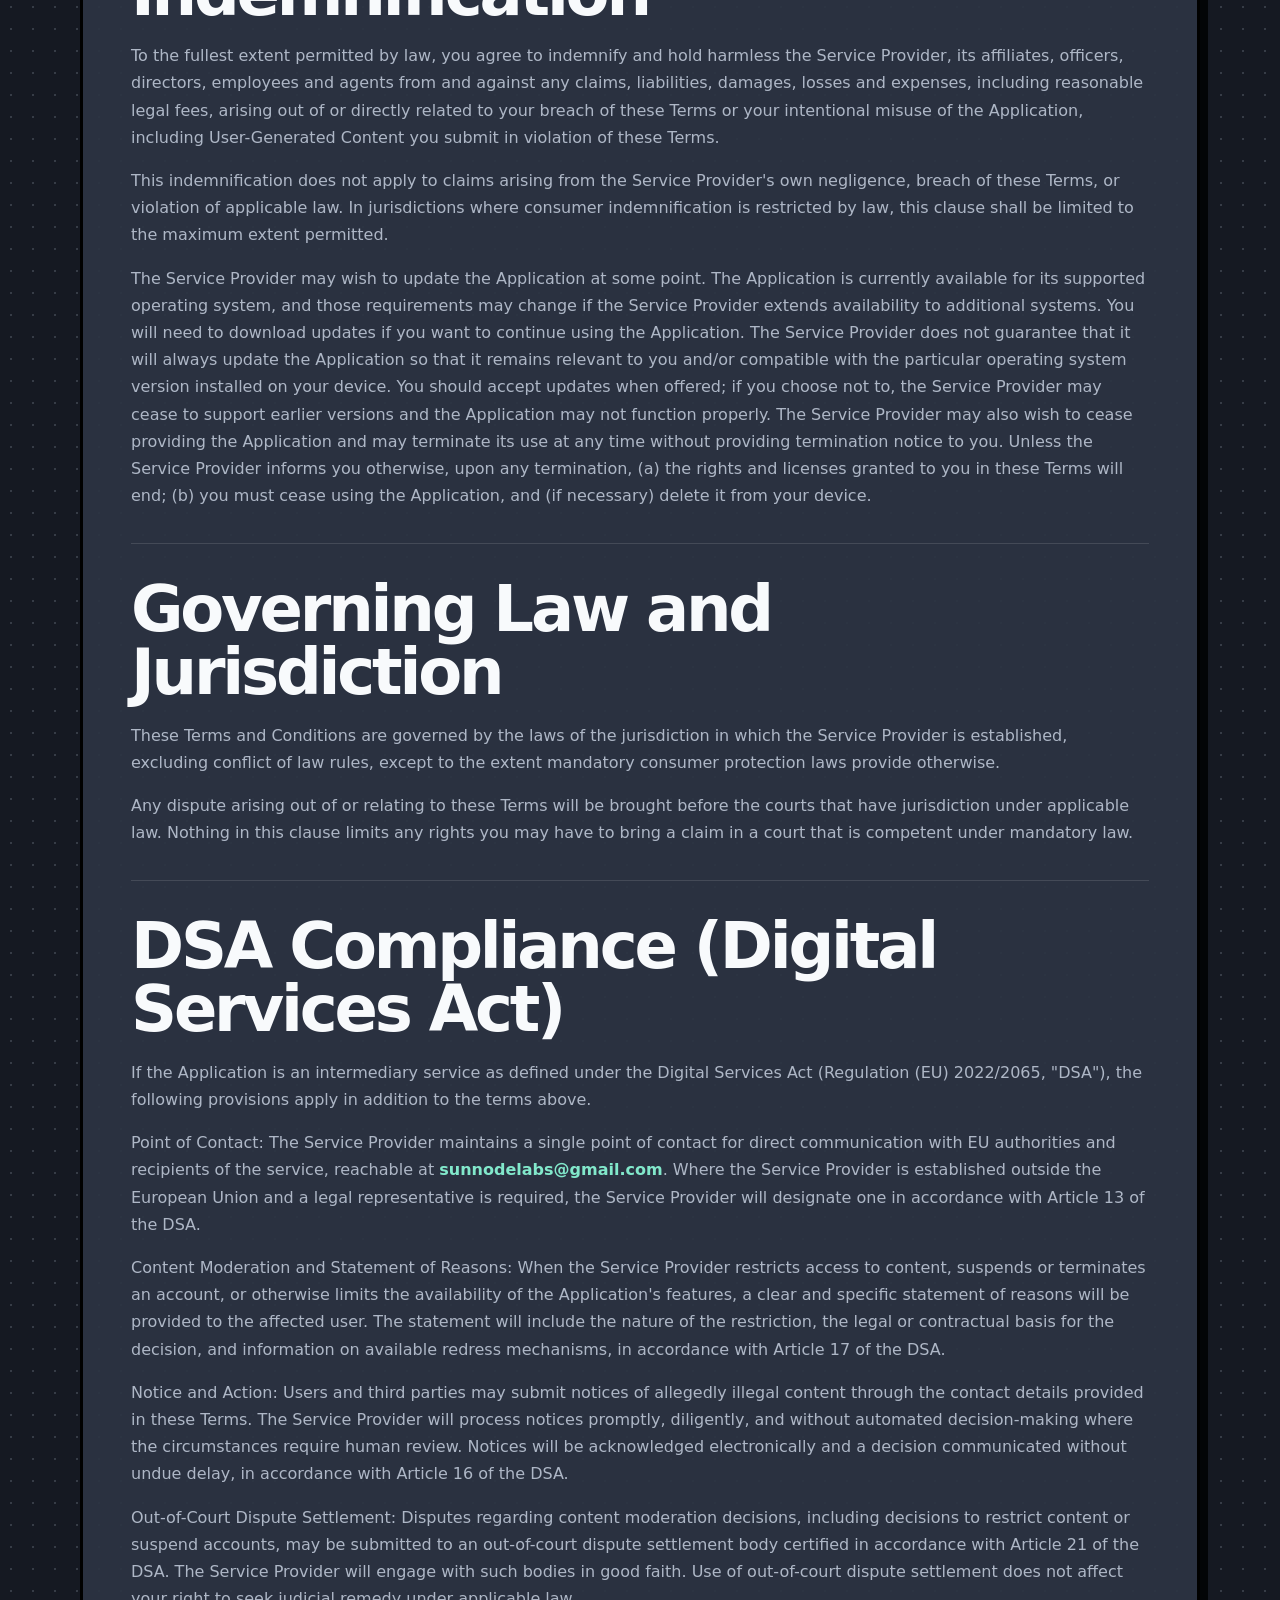
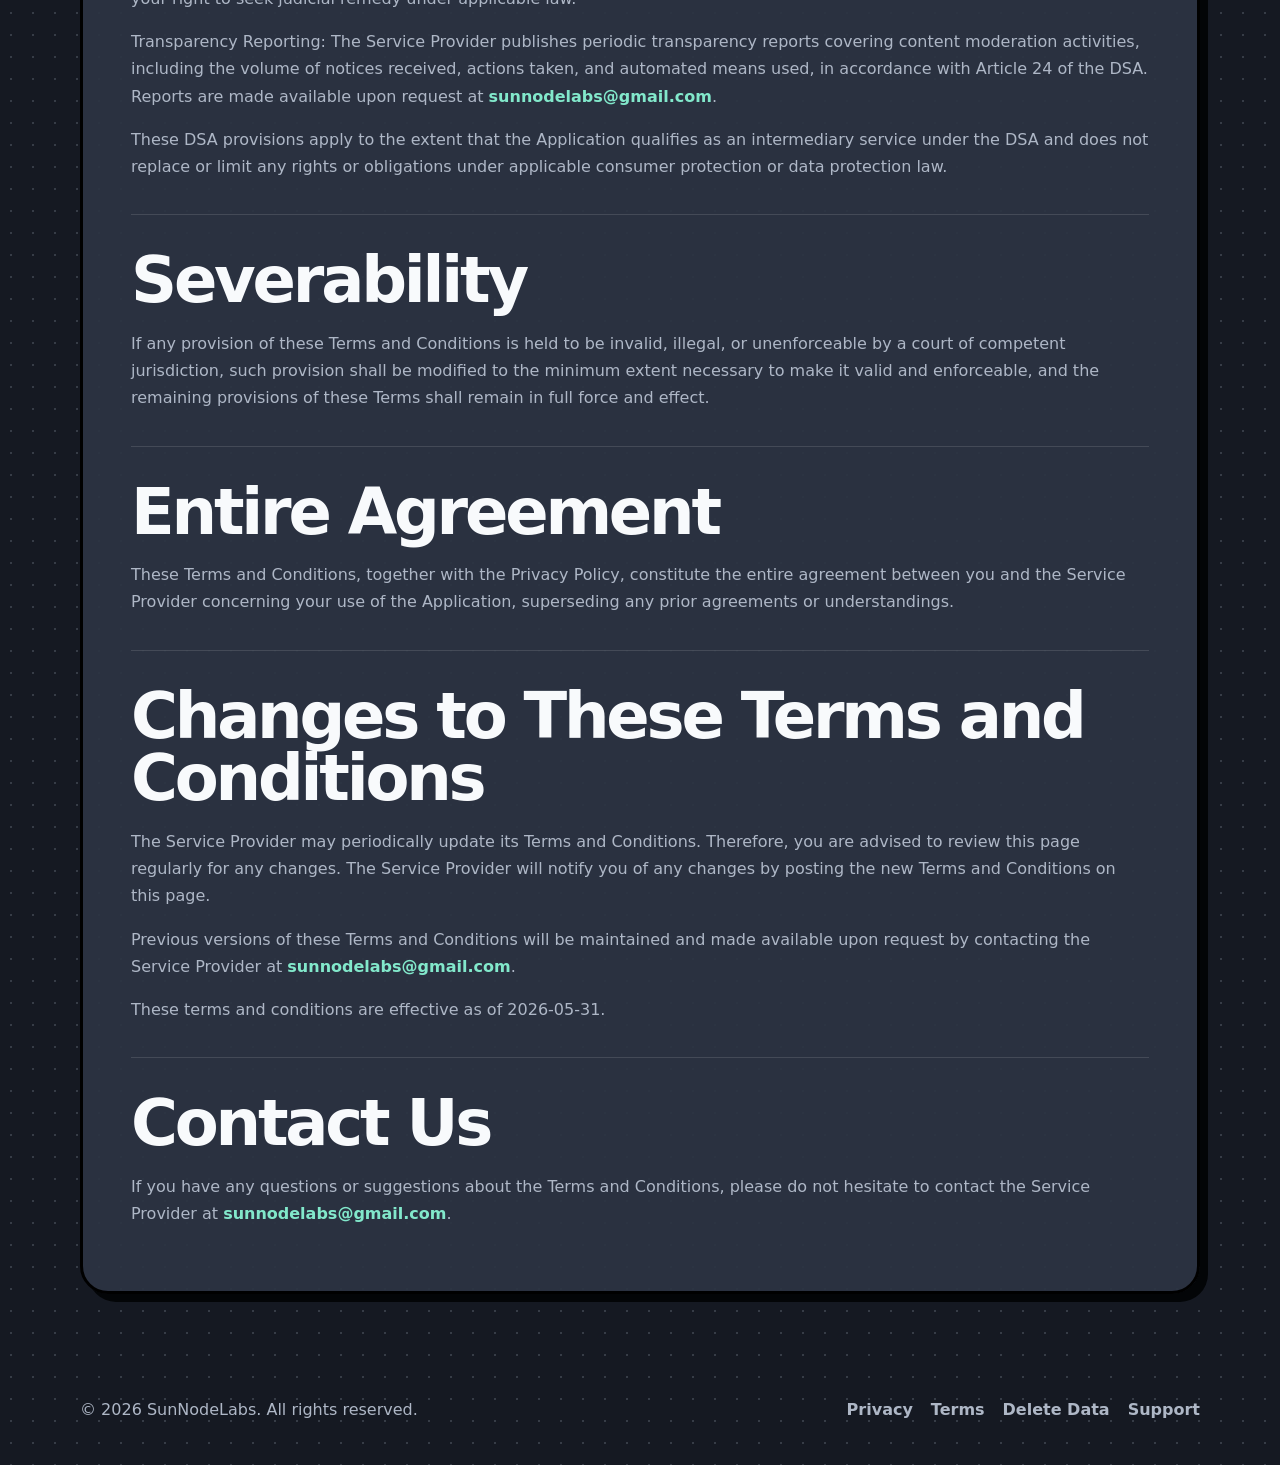
<file: terms.html>
<!doctype html>
<html lang="en">
  <head>
    <meta charset="utf-8" />
    <meta name="viewport" content="width=device-width, initial-scale=1" />
    <title>Terms &amp; Conditions | SunNode Labs</title>
    <meta
      name="description"
      content="Terms and conditions for SunNode Labs and the LineIQ mobile game."
    />
    <link rel="stylesheet" href="styles.css" />
  </head>
  <body>
    <header class="site-header">
      <a class="brand" href="index.html" aria-label="SunNodeLabs home">
        <span class="brand-mark">SN</span>
        <span>SunNodeLabs</span>
      </a>
      <nav class="site-nav" aria-label="Primary navigation">
        <a href="index.html#lineiq">LineIQ</a>
        <a href="index.html#company">Company</a>
        <a href="privacy.html">Privacy</a>
        <a href="deletion.html">Delete Data</a>
        <a class="nav-pill" href="support.html">Support</a>
      </nav>
    </header>

    <main>
      <section class="page-hero">
        <p class="eyebrow">SunNode Labs</p>
        <h1>Terms &amp; Conditions</h1>
        <p class="hero-text">Last updated: May 31, 2026</p>
      </section>

      <article class="content-card">
        <section>
          <p>
            These terms and conditions apply to the LineIQ app for mobile
            devices, together with any related services operated by SunNode Labs
            (collectively, the "Application"). SunNode Labs is hereby referred
            to as the "Service Provider".
          </p>
          <p>
            By downloading or using the Application, you agree to these Terms
            and Conditions. You should read them carefully before using the
            Application.
          </p>
        </section>

        <section>
          <h2>License to Use the Application</h2>
          <p>
            Subject to your compliance with these Terms, the Service Provider
            grants you a limited, non-exclusive, non-transferable, revocable
            license to install and use the Application on a mobile device for
            personal or internal business purposes. You may not reproduce,
            distribute, modify, create derivative works from, reverse engineer,
            decompile, or disassemble the Application, except as and only to the
            extent that such activity is expressly permitted by applicable law.
          </p>
        </section>

        <section>
          <h2>Intellectual Property</h2>
          <p>
            The Service Provider retains all intellectual property rights in the
            Application, including its code, design, trademarks, service marks,
            trade names, logos, and branding (the "IP"). Nothing in these Terms
            grants you any license or right to use the Service Provider's
            trademarks, logos, or branding for any purpose. You agree not to
            remove, alter, or obscure any copyright, trademark, or other
            proprietary notices displayed in or on the Application.
          </p>
        </section>

        <section>
          <h2>Termination</h2>
          <p>
            The Service Provider may suspend your access to the Application or
            services if you materially breach these Terms. The Service Provider
            will provide you with written notice of the breach and, where the
            breach is capable of cure, you will have 14 days from receipt of
            notice to remedy the breach. If you fail to cure the breach within
            that period, the Service Provider may terminate your access.
          </p>
          <p>
            The Service Provider may suspend or terminate your access
            immediately without notice if you violate applicable law, infringe
            intellectual property rights, or engage in activity that could cause
            harm to other users or the Service Provider.
          </p>
          <p>
            Upon termination, your right to use the Application will end and you
            must delete all copies from your devices.
          </p>
          <p>
            By accessing and using this Application, you represent that you are
            legally permitted to use it in your jurisdiction. You must be at
            least 18 years of age (the age of digital consent in your
            jurisdiction) to use the Application. If you are under 18, a parent
            or legal guardian must review and accept these Terms on your behalf.
          </p>
          <p>
            Unauthorized copying, modification of the Application, any part of
            the Application, or the Service Provider's trademarks is strictly
            prohibited. Any attempts to extract the source code of the
            Application, translate the Application into other languages, or
            create derivative versions are not permitted. All trademarks,
            copyrights, database rights, and other intellectual property rights
            related to the Application remain the property of the Service
            Provider.
          </p>
        </section>

        <section>
          <h2>User-Generated Content and Acceptable Use</h2>
          <p>
            If this Application allows users to post, share, or upload content,
            you agree not to post content that:
          </p>
          <ul>
            <li>
              Is illegal or violates third-party intellectual property rights
              (copyright, trademark, patents)
            </li>
            <li>Is abusive, threatening, harassing, defamatory, or hate speech</li>
            <li>
              Contains discrimination or incitement to violence or illegal
              activity
            </li>
            <li>Is spam, phishing, or contains malware</li>
            <li>Violates the privacy or personal data rights of others</li>
            <li>Is misleading, false, or deceptive</li>
            <li>
              Contains explicit violence or sexual content (unless age-gated
              appropriately)
            </li>
          </ul>
          <p>The Service Provider reserves the right to:</p>
          <ul>
            <li>
              Remove or disable access to content that violates these guidelines
            </li>
            <li>
              Suspend or terminate accounts of users who repeatedly violate
              these guidelines
            </li>
            <li>Cooperate with law enforcement if illegal content is reported</li>
            <li>
              Moderate, filter, or hide content that violates these Terms,
              applicable law, or the guidelines set out above
            </li>
          </ul>
          <p>
            Content submitted through the Application may be visible to other
            users or to the public, depending on how the Application functions.
          </p>
          <p>
            If you believe content violates these Terms, infringes your rights,
            or is unlawful, you may report it to the Service Provider at
            <a href="mailto:sunnodelabs@gmail.com">sunnodelabs@gmail.com</a>.
            The report should include enough information for the Service
            Provider to identify the content, evaluate the complaint, and
            contact you if follow-up is required.
          </p>
          <p>
            Where the Application provides such features, you may also report
            content, block other users, or mute notifications directly through
            the Application's interface. The Service Provider will review in-app
            reports with the same standards described in these Terms.
          </p>
          <p>
            The Service Provider may review reported content, request additional
            information where necessary, remove or restrict access to content,
            and take action against the responsible account where appropriate.
            Users affected by moderation decisions may contact the Service
            Provider at
            <a href="mailto:sunnodelabs@gmail.com">sunnodelabs@gmail.com</a> to
            request further review. The Service Provider will respond to appeals
            within a reasonable period and provide the reasons for any upheld
            moderation decision, subject to applicable law.
          </p>
          <p>
            By submitting User-Generated Content you grant the Service Provider
            a non-exclusive, worldwide, royalty-free license to use, reproduce,
            distribute, prepare derivative works of, display and perform the
            content in connection with the Application and the Service
            Provider's business. This license does not grant the Service
            Provider the right to sell or sublicense your content to third
            parties independently of the Application. You represent and warrant
            that you own or control all rights in the content you post and that
            use of the content does not violate these Terms or applicable law.
          </p>
          <p>
            Your content may include personal data. Processing of personal data
            related to User-Generated Content is governed by the Privacy Policy.
            Do not post personal data of others without their consent.
          </p>
        </section>

        <section>
          <h2>Service Changes, Charges, and Device Responsibility</h2>
          <p>
            The Service Provider is dedicated to ensuring that the Application
            is as beneficial and efficient as possible. As such, it reserves the
            right to modify the Application or charge for its services at any
            time and for any reason. The Service Provider assures you that any
            charges for the Application or its services will be clearly
            communicated to you.
          </p>
          <p>
            The Application stores and processes personal data that you have
            provided to the Service Provider in order to provide the Service. It
            is your responsibility to maintain the security of your phone and
            access to the Application. The Service Provider strongly advises
            against jailbreaking or rooting your phone, which involves removing
            software restrictions and limitations imposed by the official
            operating system of your device. Such actions could expose your
            phone to malware, viruses, malicious programs, compromise your
            phone's security features, and may result in the Application not
            functioning correctly or at all.
          </p>
          <p>
            Please note that the Application utilizes third-party services that
            have their own Terms and Conditions. Below are the links to the
            Terms and Conditions of the third-party service providers used by
            the Application:
          </p>
          <ul>
            <li>
              <a href="https://play.google.com/about/play-terms/"
                >Google Play Services</a
              >
            </li>
            <li>
              <a href="https://admob.google.com/home/terms/">AdMob</a>
            </li>
            <li>
              <a href="https://firebase.google.com/terms/analytics"
                >Google Analytics for Firebase</a
              >
            </li>
            <li>
              <a href="https://godotengine.org/license">Godot</a>
            </li>
          </ul>
          <p>
            Please be aware that the Service Provider does not assume
            responsibility for certain aspects. Some functions of the
            Application require an active internet connection, which can be
            Wi-Fi or provided by your mobile network provider. The Service
            Provider cannot be held responsible if the Application does not
            function at full capacity due to lack of access to Wi-Fi or if you
            have exhausted your data allowance.
          </p>
          <p>
            If you are using the Application outside of a Wi-Fi area, please be
            aware that your mobile network provider's agreement terms still
            apply. Consequently, you may incur charges from your mobile provider
            for data usage during the connection to the Application, or other
            third-party charges. By using the application, you accept
            responsibility for any such charges, including roaming data charges
            if you use the Application outside of your home territory (i.e.,
            region or country) without disabling data roaming. If you are not
            the bill payer for the device on which you are using the
            Application, the Service Provider assumes that you have obtained
            permission from the bill payer.
          </p>
          <p>
            Similarly, the Service Provider cannot always assume responsibility
            for your usage of the Application. For instance, it is your
            responsibility to ensure that your device remains charged. If your
            device runs out of battery and you are unable to access the Service,
            the Service Provider cannot be held responsible.
          </p>
          <p>
            Nothing in these Terms shall limit any rights you have under
            applicable consumer protection laws that cannot be lawfully excluded.
          </p>
        </section>

        <section>
          <h2>Limitation of Liability</h2>
          <p>
            To the fullest extent permitted by law, the Service Provider shall
            not be liable for any indirect, incidental, special, consequential,
            or punitive damages, including but not limited to lost profits, data
            loss, or business interruption, even if advised of the possibility
            of such damages.
          </p>
          <p>However, the Service Provider retains full liability for:</p>
          <ul>
            <li>Death or personal injury caused by negligence</li>
            <li>Fraud or fraudulent misrepresentation</li>
            <li>
              Any other liability that cannot be excluded or limited under
              applicable law
            </li>
          </ul>
          <p>
            To the fullest extent permitted by law, the total liability of the
            Service Provider for any claim shall not exceed the amount paid by
            you to the Service Provider for the Application in the 12 months
            preceding the claim, or the minimum amount that must be paid under
            applicable law, whichever is greater. If the Application is provided
            free of charge, this means the Service Provider's liability is
            limited to the minimum amount permitted by applicable law.
          </p>
          <p>
            The Service Provider accepts no liability for any loss, direct or
            indirect, that you experience as a result of relying entirely on
            third-party information provided through this Application, or for
            inaccuracies in content provided by third parties.
          </p>
        </section>

        <section>
          <h2>Indemnification</h2>
          <p>
            To the fullest extent permitted by law, you agree to indemnify and
            hold harmless the Service Provider, its affiliates, officers,
            directors, employees and agents from and against any claims,
            liabilities, damages, losses and expenses, including reasonable
            legal fees, arising out of or directly related to your breach of
            these Terms or your intentional misuse of the Application, including
            User-Generated Content you submit in violation of these Terms.
          </p>
          <p>
            This indemnification does not apply to claims arising from the
            Service Provider's own negligence, breach of these Terms, or
            violation of applicable law. In jurisdictions where consumer
            indemnification is restricted by law, this clause shall be limited
            to the maximum extent permitted.
          </p>
          <p>
            The Service Provider may wish to update the Application at some
            point. The Application is currently available for its supported
            operating system, and those requirements may change if the Service
            Provider extends availability to additional systems. You will need
            to download updates if you want to continue using the Application.
            The Service Provider does not guarantee that it will always update
            the Application so that it remains relevant to you and/or compatible
            with the particular operating system version installed on your
            device. You should accept updates when offered; if you choose not
            to, the Service Provider may cease to support earlier versions and
            the Application may not function properly. The Service Provider may
            also wish to cease providing the Application and may terminate its
            use at any time without providing termination notice to you. Unless
            the Service Provider informs you otherwise, upon any termination,
            (a) the rights and licenses granted to you in these Terms will end;
            (b) you must cease using the Application, and (if necessary) delete
            it from your device.
          </p>
        </section>

        <section>
          <h2>Governing Law and Jurisdiction</h2>
          <p>
            These Terms and Conditions are governed by the laws of the
            jurisdiction in which the Service Provider is established, excluding
            conflict of law rules, except to the extent mandatory consumer
            protection laws provide otherwise.
          </p>
          <p>
            Any dispute arising out of or relating to these Terms will be
            brought before the courts that have jurisdiction under applicable
            law. Nothing in this clause limits any rights you may have to bring
            a claim in a court that is competent under mandatory law.
          </p>
        </section>

        <section>
          <h2>DSA Compliance (Digital Services Act)</h2>
          <p>
            If the Application is an intermediary service as defined under the
            Digital Services Act (Regulation (EU) 2022/2065, "DSA"), the
            following provisions apply in addition to the terms above.
          </p>
          <p>
            Point of Contact: The Service Provider maintains a single point of
            contact for direct communication with EU authorities and recipients
            of the service, reachable at
            <a href="mailto:sunnodelabs@gmail.com">sunnodelabs@gmail.com</a>.
            Where the Service Provider is established outside the European Union
            and a legal representative is required, the Service Provider will
            designate one in accordance with Article 13 of the DSA.
          </p>
          <p>
            Content Moderation and Statement of Reasons: When the Service
            Provider restricts access to content, suspends or terminates an
            account, or otherwise limits the availability of the Application's
            features, a clear and specific statement of reasons will be provided
            to the affected user. The statement will include the nature of the
            restriction, the legal or contractual basis for the decision, and
            information on available redress mechanisms, in accordance with
            Article 17 of the DSA.
          </p>
          <p>
            Notice and Action: Users and third parties may submit notices of
            allegedly illegal content through the contact details provided in
            these Terms. The Service Provider will process notices promptly,
            diligently, and without automated decision-making where the
            circumstances require human review. Notices will be acknowledged
            electronically and a decision communicated without undue delay, in
            accordance with Article 16 of the DSA.
          </p>
          <p>
            Out-of-Court Dispute Settlement: Disputes regarding content
            moderation decisions, including decisions to restrict content or
            suspend accounts, may be submitted to an out-of-court dispute
            settlement body certified in accordance with Article 21 of the DSA.
            The Service Provider will engage with such bodies in good faith. Use
            of out-of-court dispute settlement does not affect your right to
            seek judicial remedy under applicable law.
          </p>
          <p>
            Transparency Reporting: The Service Provider publishes periodic
            transparency reports covering content moderation activities,
            including the volume of notices received, actions taken, and
            automated means used, in accordance with Article 24 of the DSA.
            Reports are made available upon request at
            <a href="mailto:sunnodelabs@gmail.com">sunnodelabs@gmail.com</a>.
          </p>
          <p>
            These DSA provisions apply to the extent that the Application
            qualifies as an intermediary service under the DSA and does not
            replace or limit any rights or obligations under applicable consumer
            protection or data protection law.
          </p>
        </section>

        <section>
          <h2>Severability</h2>
          <p>
            If any provision of these Terms and Conditions is held to be
            invalid, illegal, or unenforceable by a court of competent
            jurisdiction, such provision shall be modified to the minimum extent
            necessary to make it valid and enforceable, and the remaining
            provisions of these Terms shall remain in full force and effect.
          </p>
        </section>

        <section>
          <h2>Entire Agreement</h2>
          <p>
            These Terms and Conditions, together with the Privacy Policy,
            constitute the entire agreement between you and the Service Provider
            concerning your use of the Application, superseding any prior
            agreements or understandings.
          </p>
        </section>

        <section>
          <h2>Changes to These Terms and Conditions</h2>
          <p>
            The Service Provider may periodically update its Terms and
            Conditions. Therefore, you are advised to review this page regularly
            for any changes. The Service Provider will notify you of any changes
            by posting the new Terms and Conditions on this page.
          </p>
          <p>
            Previous versions of these Terms and Conditions will be maintained
            and made available upon request by contacting the Service Provider
            at
            <a href="mailto:sunnodelabs@gmail.com">sunnodelabs@gmail.com</a>.
          </p>
          <p>These terms and conditions are effective as of 2026-05-31.</p>
        </section>

        <section>
          <h2>Contact Us</h2>
          <p>
            If you have any questions or suggestions about the Terms and
            Conditions, please do not hesitate to contact the Service Provider
            at
            <a href="mailto:sunnodelabs@gmail.com">sunnodelabs@gmail.com</a>.
          </p>
        </section>
      </article>
    </main>

    <footer class="site-footer">
      <p>&copy; <span id="year"></span> SunNodeLabs. All rights reserved.</p>
      <div>
        <a href="privacy.html">Privacy</a>
        <a href="terms.html">Terms</a>
        <a href="deletion.html">Delete Data</a>
        <a href="support.html">Support</a>
      </div>
    </footer>

    <script src="script.js"></script>
  </body>
</html>
</file>
<file: styles.css>
:root {
  --bg: #151922;
  --bg-soft: #222837;
  --panel: #2c3343;
  --panel-dark: #151922;
  --text: #f8fafc;
  --muted: #aeb7c6;
  --cyan: #11d7ed;
  --mint: #82e8cb;
  --orange: #ff8968;
  --yellow: #ffcc14;
  --line: rgba(130, 232, 203, 0.35);
  --shadow: #030507;
  --radius: 28px;
  font-family: Inter, ui-sans-serif, system-ui, -apple-system, BlinkMacSystemFont,
    "Segoe UI", sans-serif;
}

* {
  box-sizing: border-box;
}

html {
  scroll-behavior: smooth;
}

body {
  margin: 0;
  min-height: 100vh;
  color: var(--text);
  background-color: var(--bg);
  background-image: radial-gradient(rgba(174, 183, 198, 0.22) 1px, transparent 1px);
  background-size: 22px 22px;
}

a {
  color: inherit;
  text-decoration: none;
}

.site-header,
.site-footer,
main {
  width: min(1120px, calc(100% - 32px));
  margin-inline: auto;
}

.site-header {
  display: flex;
  align-items: center;
  justify-content: space-between;
  gap: 24px;
  padding: 24px 0;
}

.brand,
.site-nav,
.site-footer,
.hero-actions {
  display: flex;
  align-items: center;
}

.brand {
  gap: 12px;
  font-weight: 900;
  letter-spacing: -0.03em;
}

.brand-mark {
  display: grid;
  width: 42px;
  height: 42px;
  place-items: center;
  color: #061014;
  background: var(--mint);
  border: 3px solid #000;
  border-radius: 14px;
  box-shadow: 4px 4px 0 var(--shadow);
}

.site-nav {
  gap: 8px;
  color: var(--muted);
  font-size: 0.95rem;
  font-weight: 800;
}

.site-nav a {
  padding: 10px 14px;
  border-radius: 999px;
}

.site-nav a:hover,
.site-nav a:focus-visible {
  color: var(--text);
  background: rgba(255, 255, 255, 0.07);
}

.nav-pill {
  color: #071014 !important;
  background: var(--mint);
}

.hero {
  display: grid;
  grid-template-columns: minmax(0, 1.05fr) minmax(320px, 0.75fr);
  gap: 42px;
  align-items: center;
  padding: 64px 0 56px;
}

.eyebrow {
  margin: 0 0 12px;
  color: var(--mint);
  font-size: 0.8rem;
  font-weight: 900;
  letter-spacing: 0.14em;
  text-transform: uppercase;
}

h1,
h2,
h3,
p {
  margin-top: 0;
}

h1,
h2,
h3 {
  letter-spacing: -0.05em;
  line-height: 0.98;
}

h1 {
  max-width: 780px;
  margin-bottom: 22px;
  font-size: clamp(3.1rem, 8vw, 6.7rem);
}

h2 {
  margin-bottom: 18px;
  font-size: clamp(2.2rem, 5vw, 4.4rem);
}

h3 {
  margin-bottom: 12px;
  font-size: 1.45rem;
}

p {
  color: var(--muted);
  line-height: 1.7;
}

.hero-text,
.section-heading p,
.cta p {
  max-width: 680px;
  font-size: 1.08rem;
}

.hero-actions {
  flex-wrap: wrap;
  gap: 14px;
  margin-top: 30px;
}

.button {
  display: inline-flex;
  align-items: center;
  justify-content: center;
  min-height: 54px;
  padding: 0 26px;
  border: 3px solid #000;
  border-radius: 999px;
  box-shadow: 0 8px 0 var(--shadow);
  font-weight: 950;
  text-transform: uppercase;
  transition: transform 160ms ease, box-shadow 160ms ease;
}

.button:hover,
.button:focus-visible {
  transform: translateY(3px);
  box-shadow: 0 5px 0 var(--shadow);
}

.button-primary {
  color: #061014;
  background: var(--cyan);
}

.button-secondary {
  color: var(--text);
  background: var(--panel);
}

.phone-card {
  justify-self: center;
  width: min(100%, 360px);
  padding: 18px;
  background: var(--panel);
  border: 4px solid #000;
  border-radius: 42px;
  box-shadow: 14px 14px 0 var(--shadow);
}

.phone-screen {
  min-height: 560px;
  padding: 34px 18px;
  background: var(--bg);
  background-image: radial-gradient(rgba(174, 183, 198, 0.2) 1px, transparent 1px);
  background-size: 18px 18px;
  border-radius: 28px;
}

.timer {
  width: 190px;
  margin: 0 auto 74px;
  padding: 15px 20px;
  color: #000;
  background: var(--yellow);
  border: 4px solid #000;
  border-radius: 18px;
  box-shadow: 0 8px 0 var(--shadow);
  font-size: 2.4rem;
  font-weight: 950;
  line-height: 1;
  text-align: center;
}

.grid-preview {
  position: relative;
  display: grid;
  grid-template-columns: repeat(5, 1fr);
  grid-template-rows: repeat(5, 1fr);
  aspect-ratio: 1;
  border: 5px solid var(--mint);
  border-radius: 24px;
  background:
    linear-gradient(var(--line) 2px, transparent 2px),
    linear-gradient(90deg, var(--line) 2px, transparent 2px);
  background-size: 20% 20%;
}

.dot,
.wall {
  position: absolute;
}

.dot {
  display: grid;
  width: 40px;
  height: 40px;
  place-items: center;
  color: #000;
  background: #fff;
  border: 4px solid #000;
  border-radius: 50%;
  box-shadow: 0 5px 0 var(--shadow);
  font-size: 1.05rem;
  font-weight: 950;
}

.dot-1 {
  top: 33%;
  right: 3%;
}

.dot-2 {
  right: 22%;
  bottom: 31%;
}

.dot-3 {
  right: 3%;
  bottom: 5%;
}

.dot-4 {
  bottom: 4%;
  left: 4%;
}

.dot-5 {
  left: 21%;
  top: 46%;
}

.wall {
  background: var(--mint);
  border-radius: 999px;
}

.wall-a {
  top: 20%;
  left: 18%;
  width: 20%;
  height: 5px;
}

.wall-b {
  top: 20%;
  left: 38%;
  width: 5px;
  height: 20%;
}

.wall-c {
  top: 40%;
  right: 18%;
  width: 5px;
  height: 20%;
}

.section {
  padding: 72px 0;
}

.section-heading {
  margin-bottom: 30px;
}

.feature-grid,
.showcase {
  display: grid;
  grid-template-columns: repeat(3, 1fr);
  gap: 18px;
}

.feature-card,
.mini-screen,
.cta,
.content-card {
  background: rgba(44, 51, 67, 0.92);
  border: 3px solid #000;
  border-radius: var(--radius);
  box-shadow: 8px 8px 0 var(--shadow);
}

.feature-card {
  padding: 28px;
}

.feature-card h3,
.content-card h2,
.content-card h3 {
  color: var(--text);
}

.showcase {
  padding: 10px 0 64px;
}

.mini-screen {
  min-height: 370px;
  padding: 28px;
}

.home-preview,
.result-preview {
  display: flex;
  flex-direction: column;
  align-items: center;
  justify-content: center;
  text-align: center;
}

.home-preview h3 {
  color: var(--mint);
  font-size: 4.4rem;
  text-shadow: 5px 5px 0 #000;
}

.line-decoration {
  width: 110px;
  height: 9px;
  margin: -6px 0 58px;
  background: var(--mint);
  border-radius: 999px;
  box-shadow: 78px -10px 0 -1px var(--mint), 78px -10px 0 7px #000;
}

.world-label {
  display: block;
  margin-bottom: 20px;
  padding: 14px;
  color: #fff;
  background: var(--orange);
  border: 4px solid #000;
  border-radius: 16px;
  box-shadow: 0 8px 0 var(--shadow);
  font-size: 1.5rem;
  font-weight: 950;
  text-align: center;
  text-transform: uppercase;
}

.level-grid {
  display: grid;
  grid-template-columns: repeat(3, 1fr);
  gap: 12px;
}

.level {
  display: grid;
  min-height: 76px;
  place-items: center;
  color: var(--muted);
  background: #202532;
  border-radius: 8px;
  font-size: 2rem;
  font-weight: 950;
}

.level.complete {
  color: #031113;
  background: var(--mint);
  border: 3px solid #000;
}

.level.active {
  color: #031113;
  background: var(--cyan);
  border: 3px solid #000;
}

.stars {
  color: var(--yellow);
  -webkit-text-stroke: 2px #000;
  font-size: 2.6rem;
  font-weight: 950;
}

.result-preview h3 {
  margin-top: 24px;
  text-transform: uppercase;
}

.score-box {
  width: min(100%, 220px);
  margin: 16px 0 28px;
  padding: 22px;
  border: 3px solid var(--cyan);
  border-radius: 18px;
  font-size: 2.2rem;
  font-weight: 950;
  text-shadow: 3px 3px 0 #000;
}

.split {
  display: grid;
  grid-template-columns: 0.8fr 1.2fr;
  gap: 42px;
}

.copy-stack p:last-child {
  margin-bottom: 0;
}

.cta {
  padding: clamp(28px, 6vw, 56px);
  margin: 20px 0 78px;
}

.site-footer {
  justify-content: space-between;
  gap: 24px;
  padding: 30px 0 42px;
}

.site-footer p {
  margin: 0;
}

.site-footer div {
  display: flex;
  gap: 18px;
  color: var(--muted);
  font-weight: 800;
}

.page-hero {
  padding: 60px 0 28px;
}

.page-hero h1 {
  max-width: 900px;
}

.content-card {
  padding: clamp(24px, 5vw, 48px);
  margin: 18px 0 72px;
}

.content-card p,
.content-card li {
  color: var(--muted);
  line-height: 1.7;
}

.content-card section + section {
  margin-top: 34px;
  padding-top: 34px;
  border-top: 1px solid rgba(255, 255, 255, 0.12);
}

.content-card a {
  color: var(--mint);
  font-weight: 800;
}

.form-card {
  max-width: 860px;
}

.request-form {
  display: grid;
  gap: 18px;
  margin-top: 28px;
}

.request-form label {
  display: grid;
  gap: 8px;
  color: var(--text);
  font-weight: 850;
}

.request-form input,
.request-form select,
.request-form textarea {
  width: 100%;
  color: var(--text);
  background: var(--panel-dark);
  border: 2px solid rgba(130, 232, 203, 0.45);
  border-radius: 14px;
  padding: 14px 16px;
  font: inherit;
  outline: none;
}

.request-form textarea {
  resize: vertical;
}

.request-form input:focus,
.request-form select:focus,
.request-form textarea:focus {
  border-color: var(--mint);
  box-shadow: 0 0 0 4px rgba(130, 232, 203, 0.14);
}

.form-notice,
.form-message {
  margin-top: 20px;
  padding: 14px 16px;
  border-radius: 14px;
  background: rgba(255, 204, 20, 0.12);
  border: 1px solid rgba(255, 204, 20, 0.45);
  color: var(--text);
}

.form-message {
  display: none;
}

.form-message.is-visible {
  display: block;
}

.hidden-frame {
  position: absolute;
  width: 1px;
  height: 1px;
  border: 0;
  opacity: 0;
  pointer-events: none;
}

@media (max-width: 860px) {
  .site-header,
  .site-nav,
  .site-footer {
    align-items: flex-start;
    flex-direction: column;
  }

  .site-nav {
    width: 100%;
  }

  .hero,
  .split,
  .feature-grid,
  .showcase {
    grid-template-columns: 1fr;
  }

  .hero {
    padding-top: 32px;
  }

  .phone-card {
    width: min(100%, 420px);
  }
}

@media (max-width: 520px) {
  .site-header,
  .site-footer,
  main {
    width: min(100% - 22px, 1120px);
  }

  .site-nav {
    display: grid;
    grid-template-columns: repeat(2, 1fr);
  }

  .site-nav a {
    text-align: center;
  }

  .button {
    width: 100%;
  }

  .phone-screen {
    min-height: 500px;
  }

  .timer {
    margin-bottom: 56px;
  }
}
</file>
